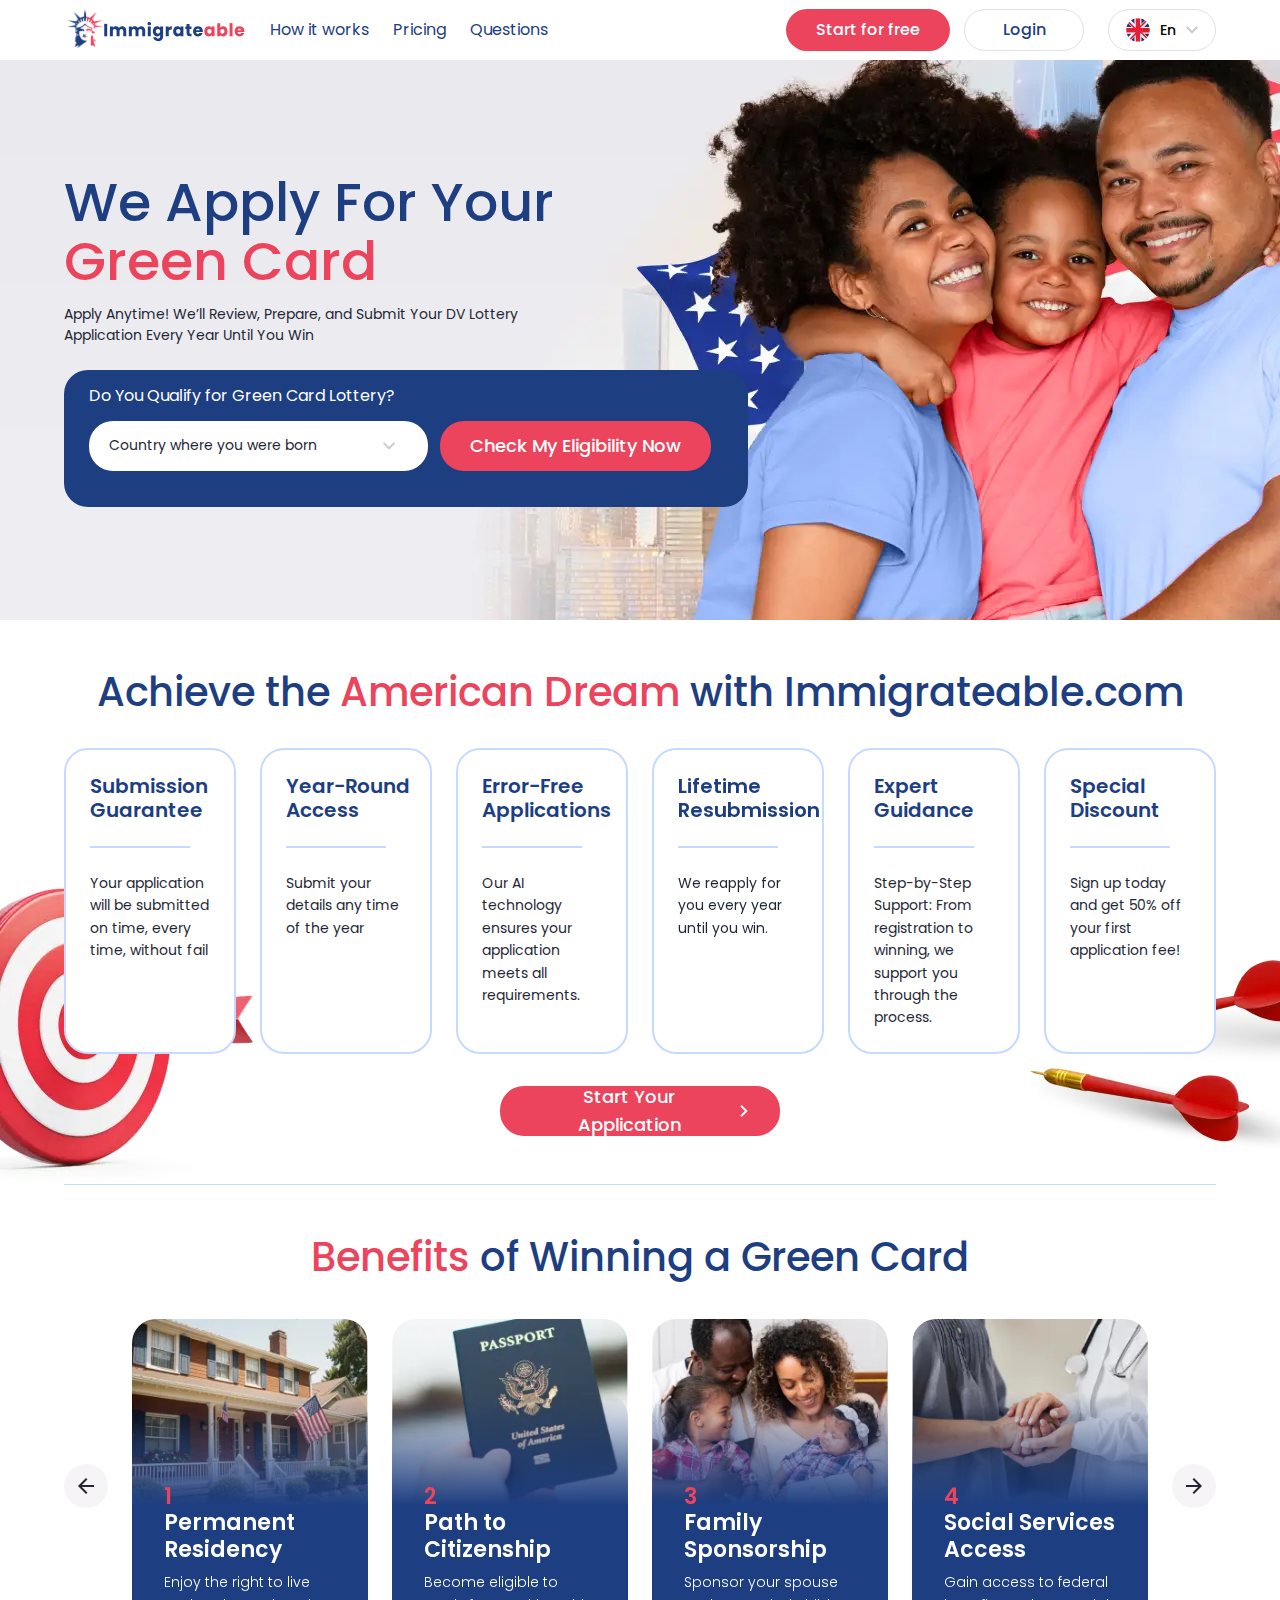
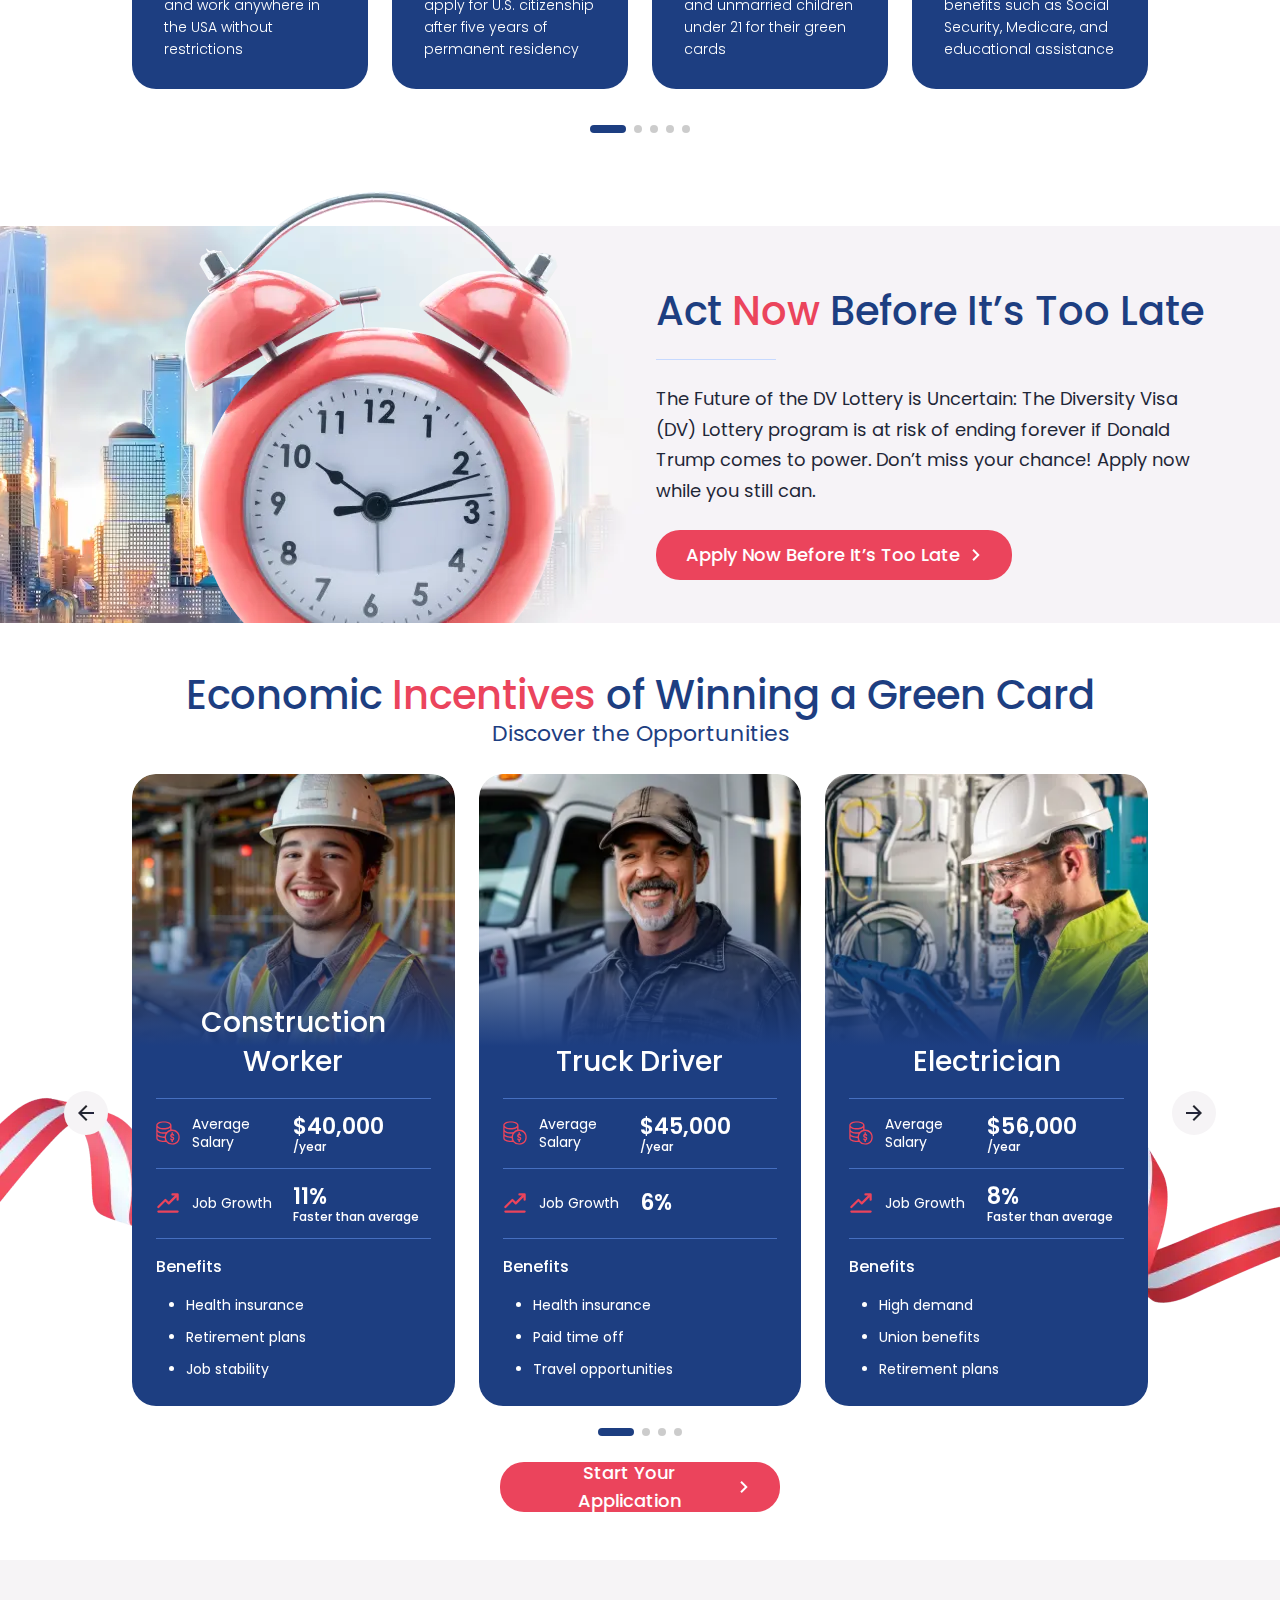
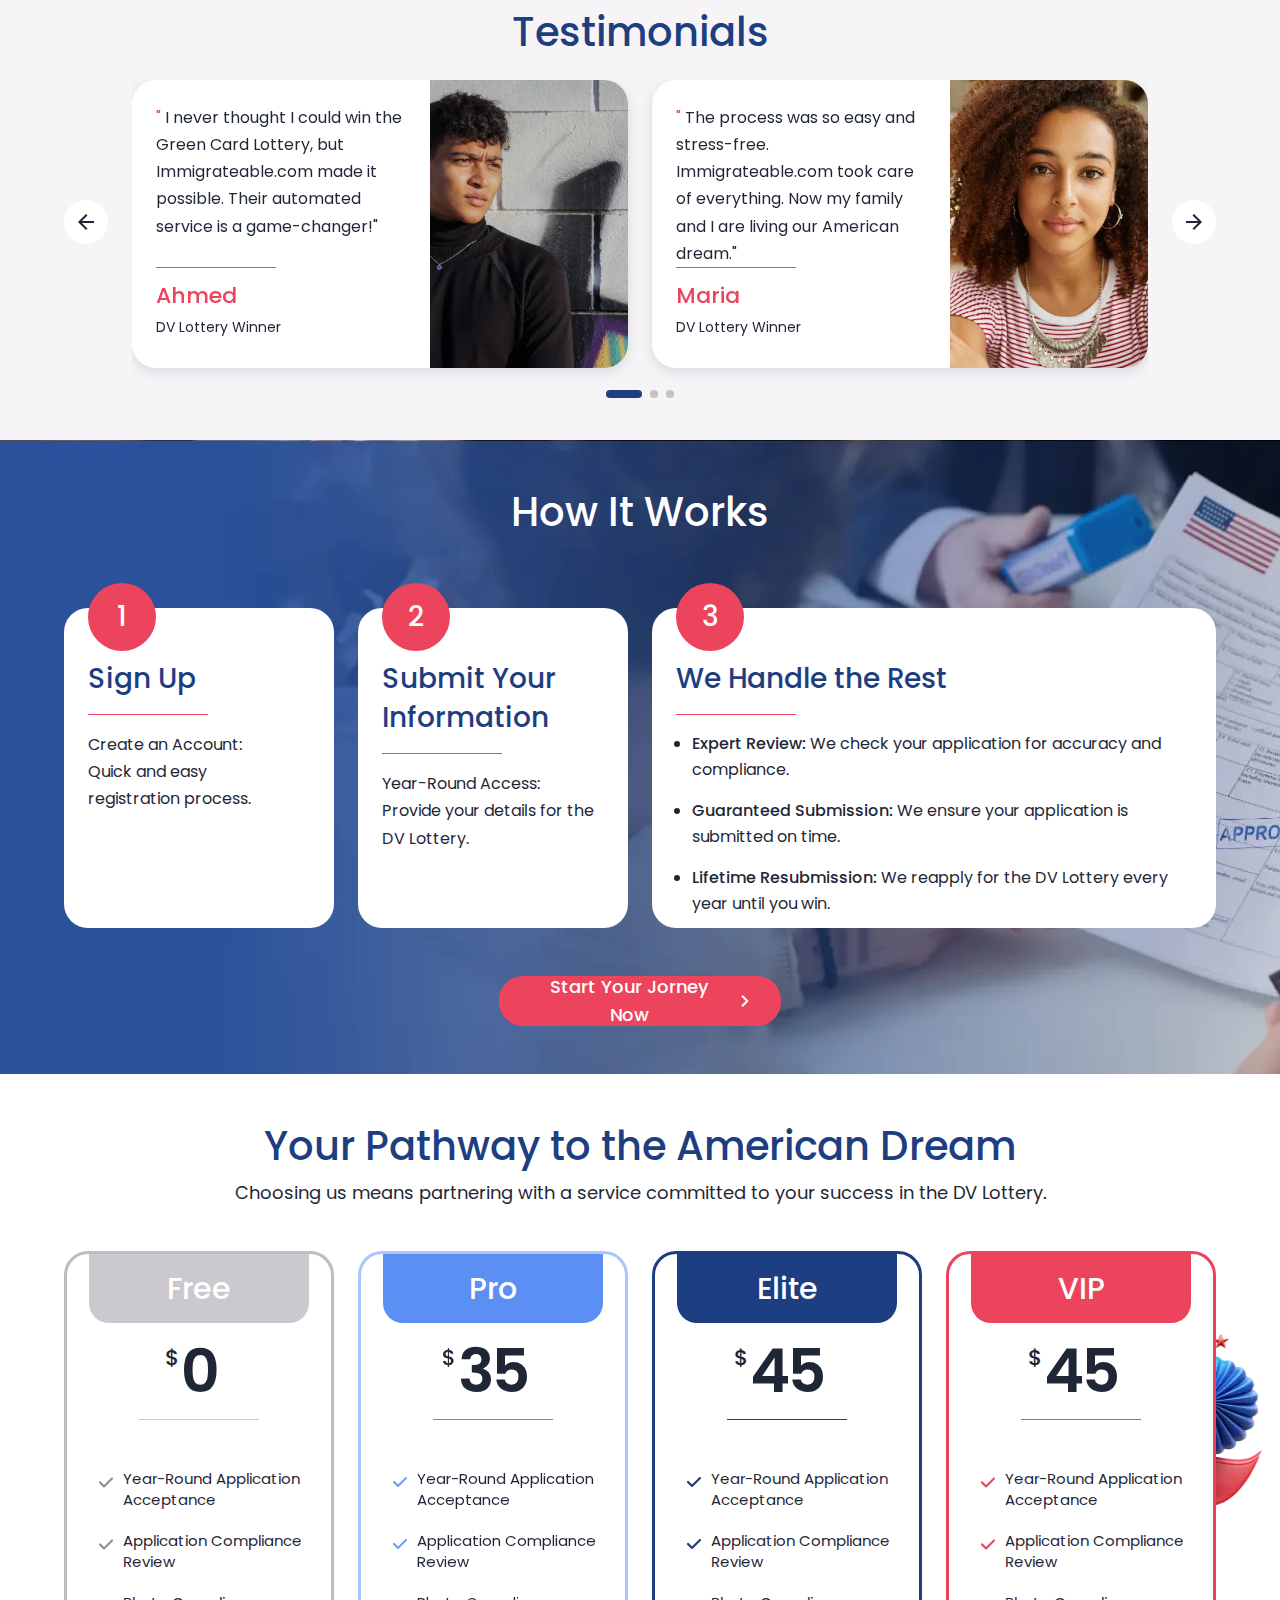
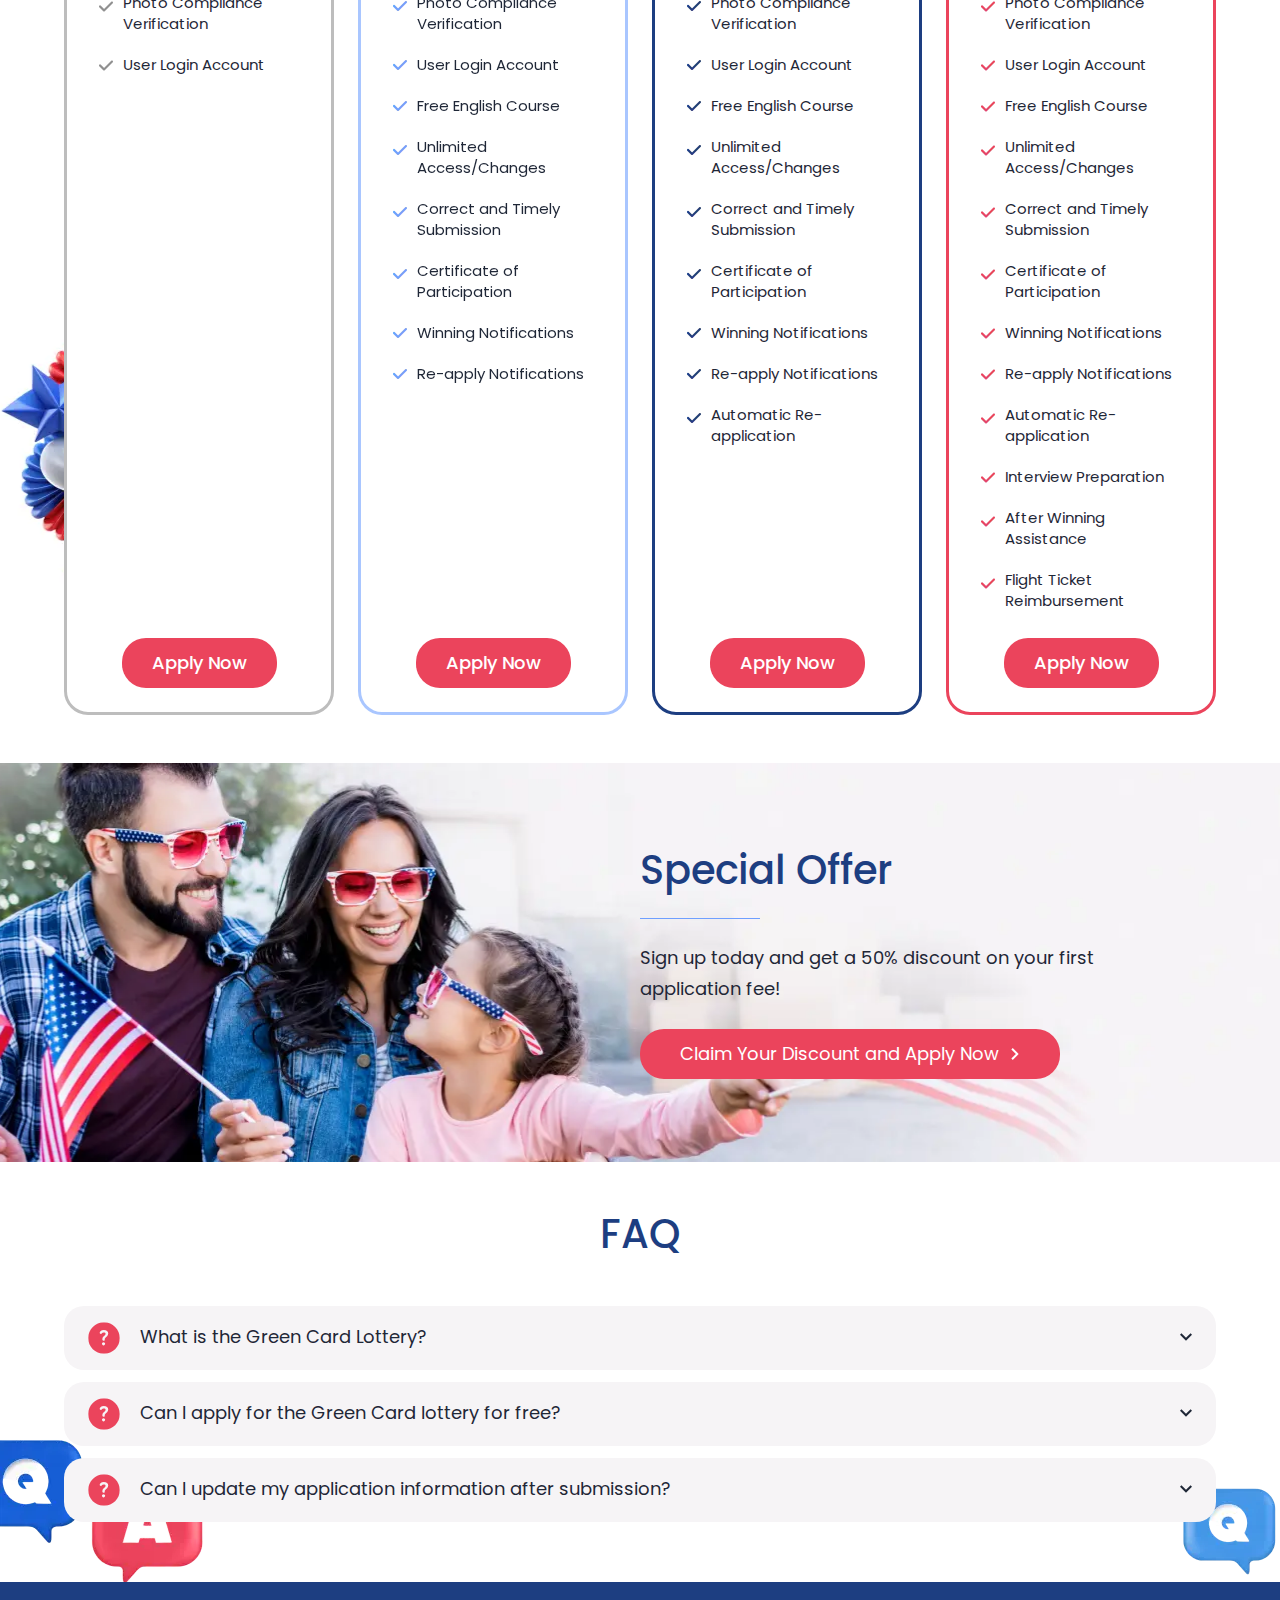
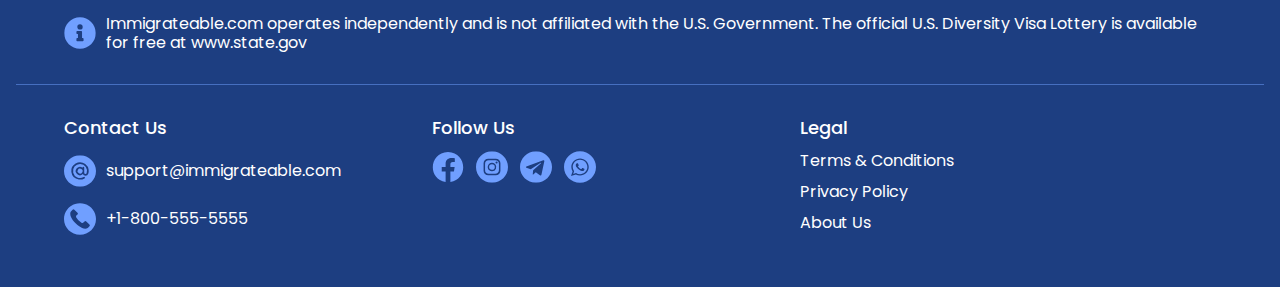
<file: index.html>
<!DOCTYPE html>
<html lang="en">
	<head>
	<meta charset="UTF-8">
	<meta name="viewport" content="width=device-width, initial-scale=1.0">
	<link rel="stylesheet" href="https://cdn.jsdelivr.net/npm/swiper@11/swiper-bundle.min.css?_v=20240827113216"/>
	<link rel="stylesheet" href="css/style.min.css?_v=20240827113216">
	<link rel="shortcut icon" href="img/favicon/favicon.ico" type="image/x-icon">
	<title>Immigrateable</title>
</head>
<body>
	<div class="wrapper">
		<header class="header">
	<div class="header__container _container">
		<div class="header__left">
			<div class="header__logo">
				<a href="index.html"><img src="img/logo.svg" alt="logo"></a>
			</div>
			<div class="header__menu menu">
				<div class="menu__icon">
					<a href="#">
						<img src="img/icons/icons.svg#menu" class="svg-menu-dims" alt="menu">
					</a>
				</div>
				<nav class="menu__body">
					<ul class="menu__list">
						<li class="menu__item">
							<a data-goto=".how" class="menu__item-link" href="index.html#how">How it works</a>
						</li>
						<li class="menu__item">
							<a data-goto=".pathway" class="menu__item-link" href="index.html#pathway">Pricing</a>
						</li>
						<li class="menu__item">
							<a data-goto=".questions" class="menu__item-link" href="index.html#questions">Questions</a>
						</li>
					</ul>
				</nav>
			</div>
		</div>
		<div class="header__right">
			<div class="header__buttons buttons">
				<div class="buttons__program">
					<div class="buttons__start">
						<a href="#" class="buttons__start-link" id="buttons__start">
							<span>Start for free</span>
						</a>
					</div>
					<div class="buttons__login">
						<a href="#" class="buttons__login-link" id="buttons__login">Login</a>
					</div>
				</div>
				<div class="buttons__lang">
					<button type="button" class="buttons__lang-main">
						<img src="img/icons/icons.svg#Language_EN" class="svg-Language_EN-dims buttons__lang-item"
							alt="Language_EN">
						<span>En</span>
						<img src="img/icons/icons.svg#arrow_down" class="svg-arrow_down-dims" alt="arrow_down">
					</button>
					<ul class="buttons__langs">
						<li>
							<a href="#" class="buttons__langs-link" id="lang_es">
								<img src="img/icons/icons.svg#Language_EN" class="svg-Language_EN-dims buttons__lang-item"
									alt="Language_EN">
								<span>En</span>
							</a>
						</li>
						<li>
							<a href="#" class="buttons__langs-link" id="lang_en">
								<img src="img/icons/icons.svg#Language_ES" class="svg-Language_ES-dims buttons__lang-item"
									alt="Language_ES">
								<span>Es</span>
							</a>
						</li>
						<li>
							<a href="#" class="buttons__langs-link" id="lang_pt">
								<img src="img/icons/icons.svg#Language_PG" class="svg-Language_PG-dims buttons__lang-item"
									alt="Language_PG">
								<span>Pt</span>
							</a>
						</li>
					</ul>
				</div>
			</div>
		</div>
		<div class="bg_mob"></div>
	</div>
</header>
		<main>
			<section class="main">
	<div class="main__wrapper _maxContainer">
		<div class="main__container _container">
			<div class="main__header">
				<h1 class="main__header-title">
					We Apply For Your 
					<br>
					<span class="_text-red">Green Card</span>
				</h1>
				<p class="main__header-subtitle">
					Apply Anytime! We’ll Review, Prepare, and Submit 
					Your DV Lottery Application Every Year Until You Win
				</p>
			</div>
			<div id="poll-one" class="main__poll poll poll-one">
				<div class="poll__header">
					<p>Do You Qualify for Green Card Lottery?</p>
				</div>
				<div class="poll__body">
					<div class="poll__body-choise poll__choise">
						<input class="poll__choise-question" placeholder="Country where you were born">
						</input>
						<ul class="poll__choise-list">
							<li class="poll__choise-item">Afganistan</li>
							<li class="poll__choise-item">Albania</li>
							<li class="poll__choise-item">Algeria</li>
							<li class="poll__choise-item">Andorra</li>
							<li class="poll__choise-item">Angola</li>
							<li class="poll__choise-item">Antigua and Barbuda</li>
							<li class="poll__choise-item">Argentina</li>
							<li class="poll__choise-item">Armenia</li>
						</ul>
					</div>
					<div class="poll__body-check"> 
						<button type="submit" class="poll__body-submit">Check My Eligibility Now</button>
					</div>
				</div>
			</div>
			<div id="poll-two" class="main__poll poll poll-two">
				<div class="poll__header">
					<p>Do You Qualify for Green Card Lottery?</p>
				</div>
				<div class="poll__body">
					<div class="poll__body-choise poll__choise">
						<input class="poll__choise-question poll-two-question" placeholder="Yes">
						</input>
					</div>
					<div class="poll__body-check"> 
						<button type="submit" class="poll__body-submit poll-two-submit">Next Question</button>
					</div>
				</div>
			</div>
			<div id="start" class="main__start">
				<div class="main__start-left">
					<div class="main__start-img">
						<img src="img/icons/icons.svg#congr" class="svg-congr-dims" alt="congr">
					</div>
					<div class="main__start-info">
						<div class="main__start-title">
							<h4>Congratulations!</h4>
						</div>
						<div class="start__start-text">
							<p>You fulfill the requirements to join the Green Card Lottery!</p>
						</div>
					</div>
				</div>
				<div class="main__start-right">
					<button class="main__start-button">Get Started</button>
				</div>
			</div>
			<div id="unfort" class="main__unfort">
				<div class="main__unfort-left">
					<div class="main__unfort-img">
						<img src="img/icons/icons.svg#Vector" class="svg-Vector-dims" alt="sad-smile">
					</div>
					<div class="main__unfort-info">
						<div class="main__unfort-title">
							<h4>Unfortunately,</h4>
						</div>
						<div class="start__unfort-text">
							<p>you are not eligible for the Green Card Lottery</p>
						</div>
					</div>
				</div>
				<div class="main__unfort-right">
					<button class="main__unfort-button">Contact Us for More Info</button>
				</div>
			</div>

		</div>
	</div>
</section>
			<section class="achive">
	<div class="achive__wrapper _maxContainer">
		<div class="achive__container _container">
			<div class="achive__header">
				<h2 class="achive__header-title _title">
					Achieve the
					<span class="_text-red">American Dream </span>
					with
					<a href="https://immigrateable.com/" target="_blank">Immigrateable.com</a>
				</h2>
			</div>
			<div class="achive__slider swiper">
				<div class="swiper-wrapper achive__slider-wrapper">
					<div class="swiper-slide achive__slider-slide achive__slider-one">
						<div class="achive__slider-name">
							<h3 class="achive__slider-title">Submission Guarantee</h3>
						</div>
						<div class="achive__slider-line"></div>
						<div class="achive__slider-text">
							Your application will be submitted on time, every time, without fail
						</div>
					</div>
					<div class="swiper-slide achive__slider-slide achive__slider-two">
						<div class="achive__slider-name">
							<h3 class="achive__slider-title">Year-Round Access</h3>
						</div>
						<div class="achive__slider-line"></div>
						<div class="achive__slider-text">
							Submit your details any time of the year
						</div>
					</div>
					<div class="swiper-slide achive__slider-slide achive__slider-three">
						<div class="achive__slider-name">
							<h3 class="achive__slider-title">Error-Free Applications</h3>
						</div>
						<div class="achive__slider-line"></div>
						<div class="achive__slider-text">
							Our AI technology ensures your application meets all requirements.
						</div>
					</div>
					<div class="swiper-slide achive__slider-slide achive__slider-four">
						<div class="achive__slider-name">
							<h3 class="achive__slider-title">Lifetime Resubmission</h3>
						</div>
						<div class="achive__slider-line"></div>
						<div class="achive__slider-text">
							We reapply for you every year until you win.
						</div>
					</div>
					<div class="swiper-slide achive__slider-slide achive__slider-five">
						<div class="achive__slider-name">
							<h3 class="achive__slider-title">Expert Guidance</h3>
						</div>
						<div class="achive__slider-line"></div>
						<div class="achive__slider-text">
							Step-by-Step Support: From registration to winning, we support you through the process.
						</div>
					</div>
					<div class="swiper-slide achive__slider-slide achive__slider-six">
						<div class="achive__slider-name">
							<h3 class="achive__slider-title">Special Discount</h3>
						</div>
						<div class="achive__slider-line"></div>
						<div class="achive__slider-text">
							Sign up today and get 50% off your first application fee!
						</div>
					</div>
				</div>
				<div class="swiper-pagination"></div>
			</div>
			<div class="achive__bottom">
				<button class="achive__button">
					<span>Start Your Application</span>
					<img src="img/icons/icons.svg#arrow_right_white" class="svg-arrow_right_white-dims"
						alt="arrow_right_white">
				</button>
			</div>
		</div>
	</div>
</section>
			<section class="benefits">
	<div class="benefits__container _container">
		<div class="benefits__header">
			<h2 class="benefits__header-title _title">
				<span class="_text-red">Benefits </span>
				of Winning a Green Card
			</h2>
		</div>
		<div class="benefits__slider swiper">
			<div class="benefits__slider-wrapper swiper-wrapper">
				<div class="benefits__slider-slide benefits__slider-one swiper-slide ">
					<span class="_text-red">1</span>
					<h3>Permanent Residency</h3>
					<p>Enjoy the right to live and 
						work anywhere in the USA without restrictions
					</p>
				</div>
				<div class="benefits__slider-slide benefits__slider-two swiper-slide">
					<span class="_text-red">2</span>
					<h3>Path to Citizenship</h3>
					<p>Become eligible to apply for 
						U.S. citizenship after five years of permanent residency
					</p>
				</div>
				<div class="benefits__slider-slide benefits__slider-three swiper-slide">
					<span class="_text-red">3</span>
					<h3>Family Sponsorship</h3>
					<p>Sponsor your spouse and 
						unmarried children under 21 for their green cards
					</p>
				</div>
				<div class="benefits__slider-slide benefits__slider-four swiper-slide">
					<span class="_text-red">4</span>
					<h3>Social Services Access</h3>
					<p>Gain access to federal benefits such as Social Security, 
						Medicare, and educational assistance
					</p>
				</div>
				<div class="benefits__slider-slide benefits__slider-five swiper-slide">
					<span class="_text-red">5</span>
					<h3>Employment Opportunities</h3>
					<p>Open doors to various job opportunities and 
						higher earning potential across various industries
					</p>
				</div>
			</div>
			<div class="benefits__slider-pag swiper-pagination"></div>
		</div>
		<div class="benefits__slider-next _arrow-box _arrow-right">
			<picture><source srcset="img/arrow_right.webp" type="image/webp"><img src="img/arrow_right.png" alt="arrow_right"></picture>
		</div>
		<div class="benefits__slider-prev _arrow-box _arrow-left">
			<picture><source srcset="img/arrow_left.webp" type="image/webp"><img src="img/arrow_left.png" alt="arrow_right"></picture>
		</div>
	</div>
</section>
			<div class="act">
	<div class="act__wrapper bigContainer">
		<div class="act__container _container">
			<div class="act__info">
				<h2 class="act__info-title _title">Act 
					<span class="_text-red">Now </span>
					Before It’s Too Late
				</h2>
				<div class="act__info-line"></div>
				<div class="act__info-text">
					<p>The Future of the DV Lottery is Uncertain:
						The Diversity Visa (DV) Lottery program is at risk of ending 
						forever if Donald Trump comes to power. 
						Don’t miss your chance!  Apply now while you still can.
					</p>
				</div>
				<div class="act__info-bottom">
					<button type="button" class="act__info-button">					
						<span>Apply Now Before It’s Too Late</span>
						<img src="img/icons/icons.svg#arrow_right_white" class="svg-arrow_right_white-dims"
							alt="arrow_right_white">
					</button>	
				</div>		
			</div>
			<div class="act__picture">
				<picture><source srcset="img/img_watch.webp" type="image/webp"><img src="img/img_watch.png" alt="clock" class="act__picture-clock"></picture>
			</div>
		</div>
	</div>
</div>
			<section class="incentives">
	<div class="incentives__wrapper _maxContainer">
		<div class="incentives__container _container">
			<div class="incentives__header">
				<div class="incentives__header-title">
					<h2 class="_title">
						Economic
						<span class="_text-red">Incentives </span>
						of Winning a Green Card
					</h2>
				</div>
				<div class="incentives__header-subtitle">
					<p>Discover the Opportunities</p>
				</div>
			</div>
			<div class="incentives__body">
				<div class="incentives__slider swiper">
					<div class="incentives__slider-wrapper swiper-wrapper">
						<div class="incentives__slider-slide incentives__slide-one incentives__slide swiper-slide ">
							<div class="incentives__slide-header">
								<h3 class="incentives__slide-title">Construction Worker</h3>								
							</div>
							<div class="incentives__slide-body">
								<div class="incentives__slide-box">
									<div class="incentives__slide-left">
										<img src="img/icons/icons.svg#Money" class="svg-Money-dims incentives__slide-img" alt="Money">
										<p class="incentives__slide-category">
											Average
											<br>
											Salary
										</p>
									</div>
									<div class="incentives__slide-right">
										<span class="incentives__slide-numbers">$40,000</span>
										<p class="incentives__slide-descr">/year</p>
									</div>
								</div>		
								<div class="incentives__slide-box">
									<div class="incentives__slide-left">
										<img src="img/icons/icons.svg#Growth" class="svg-Growth-dims incentives__slide-img" alt="Growth">
										<p class="incentives__slide-category">Job Growth</p>
									</div>
									<div class="incentives__slide-right">
										<span class="incentives__slide-numbers">11%</span>
										<p class="incentives__slide-descr">Faster than average</p>
									</div>
								</div>									
							</div>
							<div class="incentives__slide-bottom">
								<h6>Benefits</h6>
								<ul class="incentives__slide-list">
									<li>Health insurance</li>
									<li>Retirement plans</li>
									<li>Job stability</li>
								</ul>
							</div>
						</div>
						<div class="incentives__slider-slide incentives__slide-two incentives__slide swiper-slide ">
							<div class="incentives__slide-header">
								<h3 class="incentives__slide-title">Truck Driver</h3>								
							</div>
							<div class="incentives__slide-body">
								<div class="incentives__slide-box">
									<div class="incentives__slide-left">
										<img src="img/icons/icons.svg#Money" class="svg-Money-dims incentives__slide-img" alt="Money">
										<p class="incentives__slide-category">
											Average
											<br>
											Salary
										</p>
									</div>
									<div class="incentives__slide-right">
										<span class="incentives__slide-numbers">$45,000</span>
										<p class="incentives__slide-descr">/year
										</p>
									</div>
								</div>		
								<div class="incentives__slide-box">
									<div class="incentives__slide-left">
										<img src="img/icons/icons.svg#Growth" class="svg-Growth-dims incentives__slide-img" alt="Growth">
										<p class="incentives__slide-category">Job Growth</p>
									</div>
									<div class="incentives__slide-right">
										<span class="incentives__slide-numbers">6%</span>
									</div>
								</div>									
							</div>
							<div class="incentives__slide-bottom">
								<h6>Benefits</h6>
								<ul class="incentives__slide-list">
									<li>Health insurance</li>
									<li>Paid time off</li>
									<li>Travel opportunities</li>
								</ul>
							</div>
						</div>
						<div class="incentives__slider-slide incentives__slide-three incentives__slide swiper-slide ">
							<div class="incentives__slide-header">
								<h3 class="incentives__slide-title">Electrician</h3>								
							</div>
							<div class="incentives__slide-body">
								<div class="incentives__slide-box">
									<div class="incentives__slide-left">
										<img src="img/icons/icons.svg#Money" class="svg-Money-dims incentives__slide-img" alt="Money">
										<p class="incentives__slide-category">
											Average
											<br>
											Salary
										</p>
									</div>
									<div class="incentives__slide-right">
										<span class="incentives__slide-numbers">$56,000</span>
										<p class="incentives__slide-descr">/year
										</p>
									</div>
								</div>		
								<div class="incentives__slide-box">
									<div class="incentives__slide-left">
										<img src="img/icons/icons.svg#Growth" class="svg-Growth-dims incentives__slide-img" alt="Growth">
										<p class="incentives__slide-category">Job Growth</p>
									</div>
									<div class="incentives__slide-right">
										<span class="incentives__slide-numbers">8%</span>
										<p class="incentives__slide-descr">Faster than average</p>
									</div>
								</div>									
							</div>
							<div class="incentives__slide-bottom">
								<h6>Benefits</h6>
								<ul class="incentives__slide-list">
									<li>High demand</li>
									<li>Union benefits</li>
									<li>Retirement plans</li>
								</ul>
							</div>
						</div>
						<div class="incentives__slider-slide incentives__slide-four incentives__slide swiper-slide ">
							<div class="incentives__slide-header">
								<h3 class="incentives__slide-title">Welder</h3>								
							</div>
							<div class="incentives__slide-body">
								<div class="incentives__slide-box">
									<div class="incentives__slide-left">
										<img src="img/icons/icons.svg#Money" class="svg-Money-dims incentives__slide-img" alt="Money">
										<p class="incentives__slide-category">
											Average
											<br>
											Salary
										</p>
									</div>
									<div class="incentives__slide-right">
										<span class="incentives__slide-numbers">$44,000</span>
										<p class="incentives__slide-descr">/year
										</p>
									</div>
								</div>		
								<div class="incentives__slide-box">
									<div class="incentives__slide-left">
										<img src="img/icons/icons.svg#Growth" class="svg-Growth-dims incentives__slide-img" alt="Growth">
										<p class="incentives__slide-category">Job Growth</p>
									</div>
									<div class="incentives__slide-right">
										<span class="incentives__slide-numbers">3%</span>
									</div>
								</div>									
							</div>
							<div class="incentives__slide-bottom">
								<h6>Benefits</h6>
								<ul class="incentives__slide-list">
									<li>Job security</li>
									<li>Healthcare benefits</li>
									<li>Opportunities for overtime</li>
								</ul>
							</div>
						</div>
					</div>
					<div class="incentives__slider-pag swiper-pagination"></div>
				</div>
				<div class="incentives__slider-next _arrow-box _arrow-right">
					<picture><source srcset="img/arrow_right.webp" type="image/webp"><img src="img/arrow_right.png" alt="arrow_right"></picture>
				</div>
				<div class="incentives__slider-prev _arrow-box _arrow-left">
					<picture><source srcset="img/arrow_left.webp" type="image/webp"><img src="img/arrow_left.png" alt="arrow_right"></picture>
				</div>
			</div>
			<div class="incentives__bottom">
				<button class="incentives__button">
					<span>Start Your Application</span>
					<img src="img/icons/icons.svg#arrow_right_white" class="svg-arrow_right_white-dims"
						alt="arrow_right_white">
				</button>
			</div>
		</div>			
		<div class="incentives__bgimg-left">
				<picture><source srcset="img/inc_left.webp" type="image/webp"><img src="img/inc_left.png" alt="inc_left"></picture>
		</div>
		<div class="incentives__bgimg-right">
			<picture><source srcset="img/inc_right.webp" type="image/webp"><img src="img/inc_right.png" alt="inc_right"></picture>
		</div>
	</div>
</section>
			<section class="testimonials _maxContainer">
	<div class="testimonials__container _container">
		<div class="testimonials__header">
			<div class="testimonials__header-title">
				<h2 class="_title">Testimonials</h2>
			</div>
		</div>
		<div class="testimonials__body">
			<div class="testimonials__slider swiper">
				<div class="testimonials__slider-wrapper swiper-wrapper">
					<div class="testimonials__slider-slide testimonials__slide swiper-slide">
						<div class="testimonials__left">
							<div class="testimonials__left-text">
								<p class="testimonials__left-quote">
									<span class="_text-red">"</span>
									I never thought I could win the Green Card Lottery, 
									but Immigrateable.com made it possible. 
									Their automated service is a game-changer!"
								</p>
							</div>
							<div class="testimonials__left-author">
								<div class="testimonials__left-line"></div>
								<div class="testimonials__left-name">
									<span class="_text-red">Ahmed</span>
									<p>DV Lottery Winner</p>
								</div>
							</div>
						</div>
						<div class="testimonials__right testimonials__right-one"></div>
					</div>
					<div class="testimonials__slider-slide testimonials__slide swiper-slide ">
						<div class="testimonials__left">
							<div class="testimonials__left-text">
								<p class="testimonials__left-quote">
									<span class="_text-red">"</span>
									The process was so easy and stress-free. 
									Immigrateable.com took care of everything. 
									Now my family and I are living our American dream."
								</p>
							</div>
							<div class="testimonials__left-author">
								<div class="testimonials__left-line"></div>
								<div class="testimonials__left-name">
									<span class="_text-red">Maria</span>
									<p>DV Lottery Winner</p>
								</div>
							</div>
						</div>
						<div class="testimonials__right testimonials__right-two"></div>
					</div>
					<div class="testimonials__slider-slide testimonials__slide swiper-slide ">
						<div class="testimonials__left">
							<div class="testimonials__left-text">
								<p class="testimonials__left-quote">
									<span class="_text-red">"</span>
									Immigrateable.com was the best decision I made. 
									Their technology caught errors I missed. 
									Now, I'm working in California and building a better future for my family." 
								</p>
							</div>
							<div class="testimonials__left-author">
								<div class="testimonials__left-line"></div>
								<div class="testimonials__left-name">
									<span class="_text-red">Grace</span>
									<p>DV Lottery Winner</p>
								</div>
							</div>

						</div>
						<div class="testimonials__right testimonials__right-three"></div>
					</div>
				</div>
				<div class="testimonials__slider-pag swiper-pagination"></div>
			</div>
			<div class="testimonials__slider-next _arrow-box _arrow-right">
				<picture><source srcset="img/arrow_right.webp" type="image/webp"><img src="img/arrow_right.png" alt="arrow_right"></picture>
			</div>
			<div class="testimonials__slider-prev _arrow-box _arrow-left">
				<picture><source srcset="img/arrow_left.webp" type="image/webp"><img src="img/arrow_left.png" alt="arrow_right"></picture>
			</div>
		</div>
	</div>
</section>
			<section class="how" id="how">
	<div class="how__wrapper _maxContainer">
		<div class="how__container _container">
			<div class="how__header">
					<h2 class="how__title _title">How It Works</h2>
			</div>
			<div class="how__body">
				<div class="how__card how__card-one">
					<div class="how__card-numb">
						<span>1</span>
					</div>
					<div class="how__card-title">
						<h3>Sign Up</h3>
					</div>
					<div class="how__card-line"></div>
					<div class="how__card-text">
						Create an Account:
						<br>
						Quick and easy registration process.</div>
				</div>
				<div class="how__card how__card-two">
					<div class="how__card-numb">
						<span>2</span>
					</div>
					<div class="how__card-title">
						<h3>
							Submit Your 
							<br>
							Information
						</h3>
					</div>
					<div class="how__card-line"></div>
					<div class="how__card-text">
						Year-Round Access: 
						<br>
						Provide your details for the DV Lottery.</div>
				</div>
				<div class="how__card how__card-three">
					<div class="how__card-numb">
						<span>3</span>
					</div>
					<div class="how__card-title">
						<h3>We Handle the Rest</h3>
					</div>
					<div class="how__card-line"></div>
					<div class="how__card-text">
						<ul class="how__card-list">
							<li> Expert Review:
								<span class="_not-bold">
									We check your application for accuracy and compliance.
								</span>
							</li>
							<li>Guaranteed Submission:
								<span class="_not-bold">
									We ensure your application is submitted on time.
								</span>
							</li>
							<li>Lifetime Resubmission:
								<span class="_not-bold">
									We reapply for the DV Lottery every year until you win.
								</span>
							</li>
						</ul>
					</div>
				</div>
			</div>
			<div class="how__bottom">
				<button class="how__button">
					<span>Start Your Jorney Now</span>
					<img src="img/icons/icons.svg#arrow_right_white" class="svg-arrow_right_white-dims"
						alt="arrow_right_white">
				</button>
			</div>
		</div>
	</div>
</section>

			<section class="pathway" id="pathway">
	<div class="pathway__wrapper _maxContainer">
		<div class="pathway__container _container">
			<div class="pathway__header">
				<div class="pathway__header-title">
					<h2 class="_title">
						Your Pathway to the American Dream
					</h2>
				</div>
				<div class="pathway__header-subtitle">
					<p>
						Choosing us means partnering with a service
						committed to your success in the DV Lottery.
					</p>
				</div>
			</div>
			<div class="pathway__body">
				<div class="pathway__slider swiper">
					<div class="pathway__slider-wrapper swiper-wrapper">
						<div class="pathway__slider-slide pathway__slide pathway__slide-free swiper-slide">
							<div class="pathway__slide-header _gray">
								<h3 class="pathway__slide-title">Free</h3>
							</div>
							<div class="pathway__slide-body">
								<div class="pathway__slide-price">
									<span>0</span>
								</div>
								<div class="pathway__slide-line _gray"></div>
								<ul class="pathway__slide-list pathway__list pathway__list-gray">
									<li>Year-Round Application Acceptance</li>
									<li>Application Compliance Review</li>
									<li>Photo Compliance Verification</li>
									<li>User Login Account</li>
								</ul>
							</div>
							<div class="pathway__slide-bottom">
								<button class="pathway__slide-button">Apply Now</button>
							</div>
						</div>
						<div class="pathway__slider-slide pathway__slide pathway__slide-pro swiper-slide">
							<div class="pathway__slide-header _blue">
								<h3 class="pathway__slide-title">Pro</h3>
							</div>
							<div class="pathway__slide-body">
								<div class="pathway__slide-price">
									<span>35</span>
								</div>
								<div class="pathway__slide-line _blue"></div>
								<div class="pathway__slide-list pathway__list pathway__list-blue">
									<ul class="pathway__slide-list1">
										<li>Year-Round Application Acceptance</li>
										<li>Application Compliance Review</li>
										<li>Photo Compliance Verification</li>
										<li>User Login Account</li>
										<li>Free English Course</li>
									</ul>
									<div class="pathway__slide-list2">
										<li>Unlimited Access/Changes</li>
										<li>Correct and Timely Submission</li>
										<li>Certificate of Participation</li>
										<li>Winning Notifications</li>
										<li>Re-apply Notifications</li>
									</div>
								</div>
								<div class="pathway__slide-more">
									<button class="pathway__slide-link">Show More</button>
								</div>
							</div>
							<div class="pathway__slide-bottom">
								<button class="pathway__slide-button">Apply Now</button>
							</div>
						</div>
						<div class="pathway__slider-slide pathway__slide pathway__slide-elite swiper-slide">
							<div class="pathway__slide-header _dark-blue">
								<h3 class="pathway__slide-title">Elite</h3>
							</div>
							<div class="pathway__slide-body">
								<div class="pathway__slide-price">
									<span>45</span>
								</div>
								<div class="pathway__slide-line _dark-blue"></div>
								<div class="pathway__slide-list pathway__list pathway__list-darkblue">
									<ul class="pathway__slide-list1">
										<li>Year-Round Application Acceptance</li>
										<li>Application Compliance Review</li>
										<li>Photo Compliance Verification</li>
										<li>User Login Account</li>
										<li>Free English Course</li>
									</ul>
									<div class="pathway__slide-list2">
										<li>Unlimited Access/Changes</li>
										<li>Correct and Timely Submission</li>
										<li>Certificate of Participation</li>
										<li>Winning Notifications</li>
										<li>Re-apply Notifications</li>
										<li>Automatic Re-application</li>
									</div>
								</div>
								<div class="pathway__slide-more">
									<button class="pathway__slide-link">Show More</button>
								</div>
							</div>
							<div class="pathway__slide-bottom">
								<button class="pathway__slide-button">Apply Now</button>
							</div>
						</div>
						<div class="pathway__slider-slide pathway__slide pathway__slide-vip swiper-slide">
							<div class="pathway__slide-header _red">
								<h3 class="pathway__slide-title">VIP</h3>
							</div>
							<div class="pathway__slide-body">
								<div class="pathway__slide-price">
									<span>45</span>
								</div>
								<div class="pathway__slide-line _red"></div>
								<div class="pathway__slide-list pathway__list pathway__list-red">
									<ul class="pathway__slide-list1">
										<li>Year-Round Application Acceptance</li>
										<li>Application Compliance Review</li>
										<li>Photo Compliance Verification</li>
										<li>User Login Account</li>
										<li>Free English Course</li>
									</ul>
									<div class="pathway__slide-list2">
										<li>Unlimited Access/Changes</li>
										<li>Correct and Timely Submission</li>
										<li>Certificate of Participation</li>
										<li>Winning Notifications</li>
										<li>Re-apply Notifications</li>
										<li>Automatic Re-application</li>
										<li>Interview Preparation</li>
										<li>After Winning Assistance</li>
										<li>Flight Ticket Reimbursement</li>
									</div>
								</div>
								<div class="pathway__slide-more">
									<button class="pathway__slide-link">Show More</button>
								</div>
							</div>
							<div class="pathway__slide-bottom">
								<button class="pathway__slide-button">Apply Now</button>
							</div>
						</div>
					</div>
					<div class="pathway__slider-pag swiper-pagination"></div>
				</div>
			</div>
		</div>
	</div>
</section>
			<section class="offer">
	<div class="offer__wrapper _maxContainer">
		<div class="offer__container _container">
			<div class="offer__left"></div>
			<div class="offer__right">
				<div class="offer__header">
					<div class="offer__header-title">
						<h2 class="_title">Special Offer</h2>
					</div>
				</div>
				<div class="offer__body">
					<div class="offer__body-line"></div>
					<p class="offer__body-text">
						Sign up today and get a 50% discount on your first application fee!
					</p>
				</div>
				<div class="offer__bottom">
					<button class="offer__button">
						<span>Claim Your Discount and Apply Now</span>
						<img src="img/icons/icons.svg#arrow_right_white" class="svg-arrow_right_white-dims"
							alt="arrow_right_white">
					</button>
				</div>
			</div>
		</div>
	</div>
</section>
			<section class="questions" id="questions">
	<div class="questions__wrapper _maxContainer">
		<div class="questions__container _container">
			<div class="questions__header">
				<div class="questions__header-title">
					<h2 class="_title">FAQ</h2>
				</div>
			</div>
			<div class="questions__body">
				<div class="questions__accordion">
					<div class="questions__accordion-item">
						<div class="questions__accordion-header">	
							<div class="questions__accordion-img">
								<img src="img/icons/icons.svg#question" alt="question">
							</div>
							<div class="questions__accordion-title">
								<h6>What is the Green Card Lottery?</h6>
							</div>
							<div class="questions__accordion-sign">
								<img src="img/icons/icons.svg#Path_down" class="svg-Path_down-dims" alt="Path_down">
							</div>
						</div>
						<div class="questions__accordion-body">
							<p>
								A Green Card, officially called a Permanent Resident Card, 
								lets you live and work permanently in the United States. Here’s what it means:
							</p>
							<ul class="questions__accordion-list">
								<li>Permanent Residency: You can live in the U.S. permanently.</li>
								<li>Work Authorization: You can work in the U.S. without needing a specific employer to sponsor you.</li>
								<li>Travel: You can travel in and out of the U.S., but long absences might affect your residency.</li>
								<li>Path to Citizenship: After having a Green Card for five years (or three years if married to a U.S. citizen), you can apply for U.S. citizenship.</li>
								<li>Rights and Responsibilities: You have many rights similar to U.S. citizens but can't vote in federal elections.</li>
							</ul>
							<p>
								You can get a Green Card through family, a job, refugee or asylum status, or the Diversity Visa Lottery.
							</p>
						</div>
					</div>
					<div class="questions__accordion-item">
						<div class="questions__accordion-header">	
							<div class="questions__accordion-img">
								<img src="img/icons/icons.svg#question" alt="question">
							</div>
							<div class="questions__accordion-title">
								<h6>Can I apply for the Green Card lottery for free?</h6>
							</div>
							<div class="questions__accordion-sign">
								<img src="img/icons/icons.svg#Path_down" class="svg-Path_down-dims" alt="Path_down">
							</div>
						</div>
						<div class="questions__accordion-body">
							<p>Yes, you can apply for the DV Lottery for free through the official U.S. Department of State website during the designated registration period each year. 
								The U.S. government does not charge any fees to enter the DV Lottery.</p>
						</div>
					</div>
					<div class="questions__accordion-item">
						<div class="questions__accordion-header">	
							<div class="questions__accordion-img">
								<img src="img/icons/icons.svg#question" alt="question">
							</div>
							<div class="questions__accordion-title">
								<h6>Can I update my application information after submission?</h6>
							</div>
							<div class="questions__accordion-sign">
								<img src="img/icons/icons.svg#Path_down" class="svg-Path_down-dims" alt="Path_down">
							</div>
						</div>
						<div class="questions__accordion-body">
							<p>Once your DV lottery application is submitted to the US government  program, it cannot be changed. However, you can update your application information in your Immigrateable.com account before the next submission period. 
								Updates will be reflected in your next DV Program application.</p>
						</div>
					</div>
				</div>
			</div>
		</div>
	</div>
</section>
			
		</main>
		<footer class="footer">
	<div class="footer__container _container">
		<div class="footer__top">
			<div class="footer__top-img">
				<img src="img/icons/icons.svg#info" class="svg-info-dims" alt="info">
			</div>
			<div class="footer__top-info">
				<p>Immigrateable.com operates independently and is not affiliated with the U.S.
					Government. The official U.S.
					Diversity Visa Lottery is available for free at www.state.gov</p>
			</div>
		</div>
		<div class="footer__bootom">
			<div class="footer__contacts">
				<h3>Contact Us</h3>
				<div class="footer__contacts-items">
					<div class="footer__contacts-img">
						<img src="img/icons/icons.svg#mail" class="svg-mail-dims" alt="mail">
					</div>
					<div class="footer__contacts-info">
						<a href="mailto:support@immigrateable.com">support@immigrateable.com</a>
					</div>
				</div>
				<div class="footer__contacts-items">
					<div class="footer__contacts-img">
						<img src="img/icons/icons.svg#tel" class="svg-tel-dims" alt="tel">
					</div>
					<div class="footer__contacts-info">
						<a href="tel:+18005555555">+1-800-555-5555</a>
					</div>
				</div>
			</div>
			<div class="footer__follow">
				<h3>Follow Us</h3>
				<ul class="footer__follow-socials socials">
					<li class="socials-item">
						<a class="socials__item-link" href="https://www.facebook.com/immigrateable" target="_blank">
							<img src="img/icons/icons.svg#facebook" class="svg-facebook-dims" alt="facebook">
						</a>
					</li>
					<li class="socials-item">
						<a class="socials__item-link" href="https://www.instagram.com/immigrateable/?hl=en" target="_blank">
							<img src="img/icons/icons.svg#instagram" class="svg-instagram-dims" alt="instagram">
						</a>
					</li>
					<li class="socials-item">
						<a href="https://t.me/immigrateable_admin" class="socials__item-link" target="_blank">
							<img src="img/icons/icons.svg#Telegram" class="svg-Telegram-dims" alt="Telegram">
						</a>
					</li>
					<li class="socials-item">
						<a href="https://chat.whatsapp.com/Cm0WIMyvOE1ElJR9RR6JJU" class="socials__item-link" target="_blank">
							<img src="img/icons/icons.svg#WhatsApp" class="svg-WhatsApp-dims" alt="WhatsApp">
						</a>
					</li>
				</ul>
			</div>
			<div class="footer__legal">
				<h3>Legal</h3>
				<ul class="footer__legal-items">
					<li class="footer__legal-item">
						<a href="terms.html" target="_blank">Terms & Conditions</a>
					</li>
					<li class="footer__legal-item">
						<a href="privacy.html" target="_blank">Privacy Policy</a>
					</li>
					<li class="footer__legal-item">
						<a href="about.html" target="_blank">About Us</a>
					</li>
				</ul>
			</div>
		</div>
	</div>
</footer>
	</div>
	<script src="https://cdn.jsdelivr.net/npm/swiper@11/swiper-bundle.min.js?_v=20240827113216"></script>
	<script src="js/app.min.js?_v=20240827113216"></script>
</body>
</html>
</file>
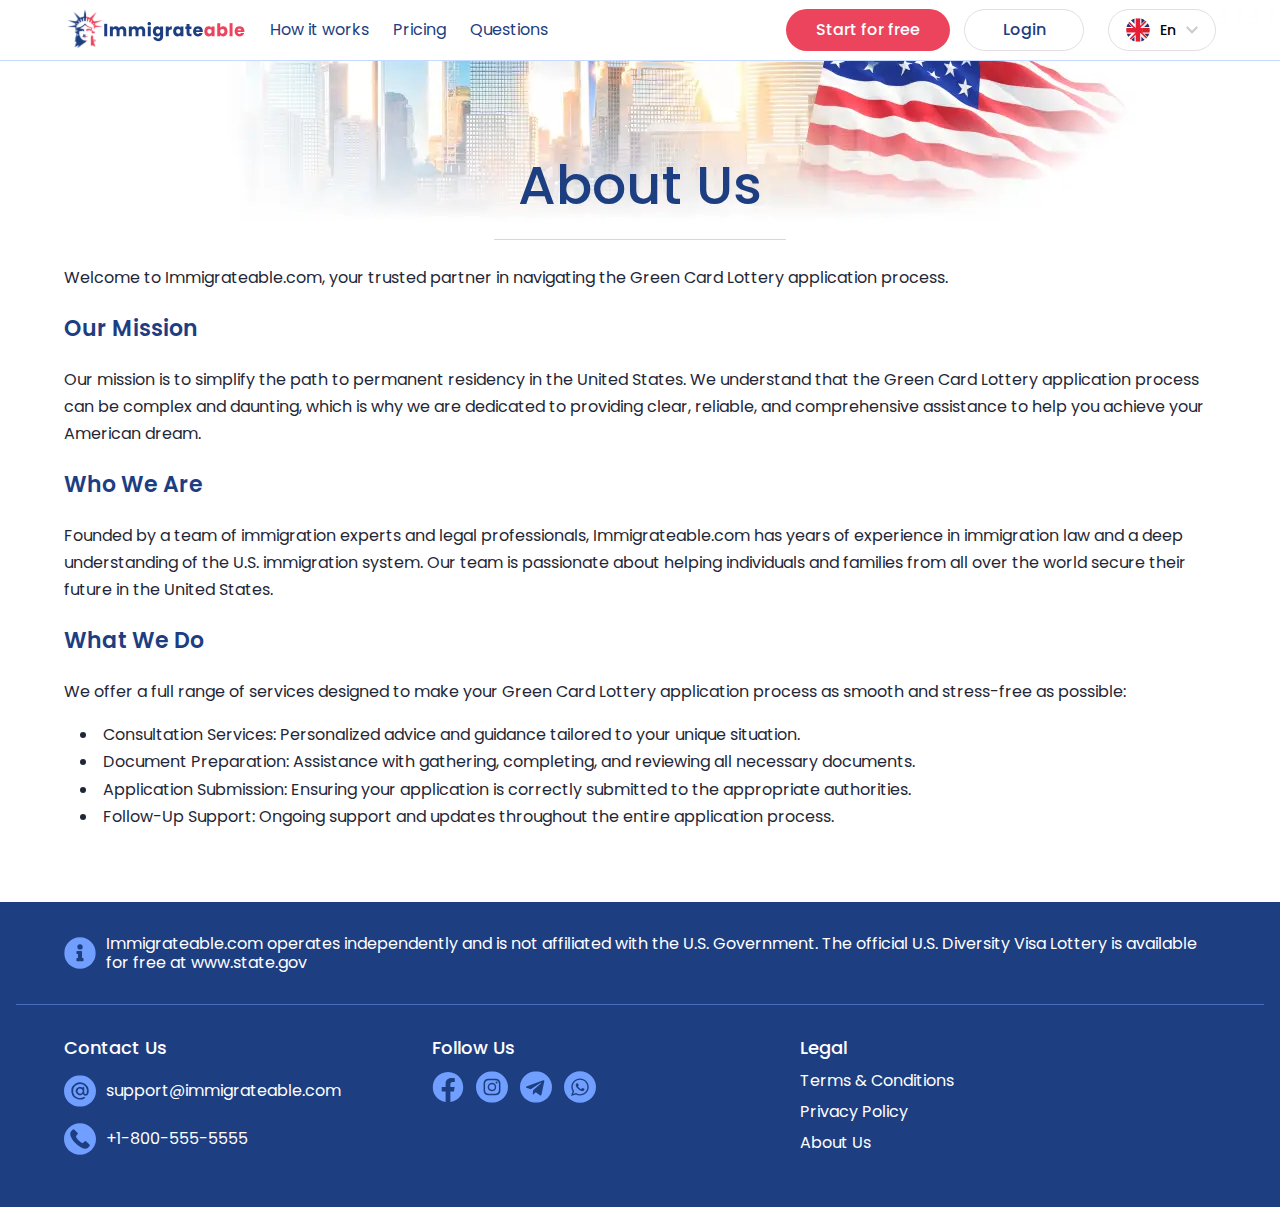
<file: about.html>
<!DOCTYPE html>
<html lang="en">
	<head>
	<meta charset="UTF-8">
	<meta name="viewport" content="width=device-width, initial-scale=1.0">
	<link rel="stylesheet" href="https://cdn.jsdelivr.net/npm/swiper@11/swiper-bundle.min.css?_v=20240827113216"/>
	<link rel="stylesheet" href="css/style.min.css?_v=20240827113216">
	<link rel="shortcut icon" href="img/favicon/favicon.ico" type="image/x-icon">
	<title>Immigrateable</title>
</head>
<body>
	<div class="wrapper">
		<header class="header">
	<div class="header__container _container">
		<div class="header__left">
			<div class="header__logo">
				<a href="index.html"><img src="img/logo.svg" alt="logo"></a>
			</div>
			<div class="header__menu menu">
				<div class="menu__icon">
					<a href="#">
						<img src="img/icons/icons.svg#menu" class="svg-menu-dims" alt="menu">
					</a>
				</div>
				<nav class="menu__body">
					<ul class="menu__list">
						<li class="menu__item">
							<a data-goto=".how" class="menu__item-link" href="index.html#how">How it works</a>
						</li>
						<li class="menu__item">
							<a data-goto=".pathway" class="menu__item-link" href="index.html#pathway">Pricing</a>
						</li>
						<li class="menu__item">
							<a data-goto=".questions" class="menu__item-link" href="index.html#questions">Questions</a>
						</li>
					</ul>
				</nav>
			</div>
		</div>
		<div class="header__right">
			<div class="header__buttons buttons">
				<div class="buttons__program">
					<div class="buttons__start">
						<a href="#" class="buttons__start-link" id="buttons__start">
							<span>Start for free</span>
						</a>
					</div>
					<div class="buttons__login">
						<a href="#" class="buttons__login-link" id="buttons__login">Login</a>
					</div>
				</div>
				<div class="buttons__lang">
					<button type="button" class="buttons__lang-main">
						<img src="img/icons/icons.svg#Language_EN" class="svg-Language_EN-dims buttons__lang-item"
							alt="Language_EN">
						<span>En</span>
						<img src="img/icons/icons.svg#arrow_down" class="svg-arrow_down-dims" alt="arrow_down">
					</button>
					<ul class="buttons__langs">
						<li>
							<a href="#" class="buttons__langs-link" id="lang_es">
								<img src="img/icons/icons.svg#Language_EN" class="svg-Language_EN-dims buttons__lang-item"
									alt="Language_EN">
								<span>En</span>
							</a>
						</li>
						<li>
							<a href="#" class="buttons__langs-link" id="lang_en">
								<img src="img/icons/icons.svg#Language_ES" class="svg-Language_ES-dims buttons__lang-item"
									alt="Language_ES">
								<span>Es</span>
							</a>
						</li>
						<li>
							<a href="#" class="buttons__langs-link" id="lang_pt">
								<img src="img/icons/icons.svg#Language_PG" class="svg-Language_PG-dims buttons__lang-item"
									alt="Language_PG">
								<span>Pt</span>
							</a>
						</li>
					</ul>
				</div>
			</div>
		</div>
		<div class="bg_mob"></div>
	</div>
</header>
		<main>
			<section class="about page">
				<div class="page__wrapper">
					<div class="page__line"></div>
					<div class="page__container _container">
						<div class="about__header page__header">
							<h1 class="about__title page__title">About Us</h1>
						</div>
						<div class="about__body page__body">
							<div class="about__intro page__intro">
								<p class="about__intro-text page__intro-text">
									Welcome to
									<a href="https://immigrateable.com/" target="_blank">Immigrateable.com</a>, your trusted partner
									in navigating the Green Card Lottery application process.
								</p>
							</div>
							<section class="about__section page__section">
								<h2 class="about__section-title page__section-title">Our Mission</h2>
								<p class="about__section-text page__section-text">
									Our mission is to simplify the path to permanent residency in the United States. 
									We understand that the Green Card Lottery application process can be complex and daunting, 
									which is why we are dedicated to providing clear, reliable, and 
									comprehensive assistance to help you achieve your American dream.
								</p>
							</section>
							<section class="about__section page__section">
								<h2 class="about__section-title page__section-title">Who We Are</h2>
								<p class="about__section-text page__section-text">
									Founded by a team of immigration experts and legal professionals,
									<a href="https://immigrateable.com/" target="_blank">Immigrateable.com</a>
									has years of experience in immigration law and a deep understanding of the U.S.
									immigration system. Our team is passionate about helping individuals and
									families from all over the world secure their future in the United States.
								</p>
							</section>
							<section class="about__section page__section">
								<h2 class="about__section-title page__section-title">What We Do</h2>
								<p class="about__section-text page__section-text">
									We offer a full range of services designed to make your
									Green Card Lottery application process as smooth and stress-free as possible:
								</p>
								<ul class="about__list page__list">
									<li class="about__list-item page__list-item">Consultation Services: Personalized advice and guidance tailored to your unique situation.</li>
									<li class="about__list-item page__list-item">Document Preparation: Assistance with gathering, completing, and reviewing all necessary documents.</li>
									<li class="about__list-item page__list-item">Application Submission: Ensuring your application is correctly submitted to the appropriate authorities.</li>
									<li class="about__list-item page__list-item">Follow-Up Support: Ongoing support and updates throughout the entire application process.</li>
							</ul>
							</section>							
						</div>
					</div>
				</div>
			</section>
		</main>
		<footer class="footer">
	<div class="footer__container _container">
		<div class="footer__top">
			<div class="footer__top-img">
				<img src="img/icons/icons.svg#info" class="svg-info-dims" alt="info">
			</div>
			<div class="footer__top-info">
				<p>Immigrateable.com operates independently and is not affiliated with the U.S.
					Government. The official U.S.
					Diversity Visa Lottery is available for free at www.state.gov</p>
			</div>
		</div>
		<div class="footer__bootom">
			<div class="footer__contacts">
				<h3>Contact Us</h3>
				<div class="footer__contacts-items">
					<div class="footer__contacts-img">
						<img src="img/icons/icons.svg#mail" class="svg-mail-dims" alt="mail">
					</div>
					<div class="footer__contacts-info">
						<a href="mailto:support@immigrateable.com">support@immigrateable.com</a>
					</div>
				</div>
				<div class="footer__contacts-items">
					<div class="footer__contacts-img">
						<img src="img/icons/icons.svg#tel" class="svg-tel-dims" alt="tel">
					</div>
					<div class="footer__contacts-info">
						<a href="tel:+18005555555">+1-800-555-5555</a>
					</div>
				</div>
			</div>
			<div class="footer__follow">
				<h3>Follow Us</h3>
				<ul class="footer__follow-socials socials">
					<li class="socials-item">
						<a class="socials__item-link" href="https://www.facebook.com/immigrateable" target="_blank">
							<img src="img/icons/icons.svg#facebook" class="svg-facebook-dims" alt="facebook">
						</a>
					</li>
					<li class="socials-item">
						<a class="socials__item-link" href="https://www.instagram.com/immigrateable/?hl=en" target="_blank">
							<img src="img/icons/icons.svg#instagram" class="svg-instagram-dims" alt="instagram">
						</a>
					</li>
					<li class="socials-item">
						<a href="https://t.me/immigrateable_admin" class="socials__item-link" target="_blank">
							<img src="img/icons/icons.svg#Telegram" class="svg-Telegram-dims" alt="Telegram">
						</a>
					</li>
					<li class="socials-item">
						<a href="https://chat.whatsapp.com/Cm0WIMyvOE1ElJR9RR6JJU" class="socials__item-link" target="_blank">
							<img src="img/icons/icons.svg#WhatsApp" class="svg-WhatsApp-dims" alt="WhatsApp">
						</a>
					</li>
				</ul>
			</div>
			<div class="footer__legal">
				<h3>Legal</h3>
				<ul class="footer__legal-items">
					<li class="footer__legal-item">
						<a href="terms.html" target="_blank">Terms & Conditions</a>
					</li>
					<li class="footer__legal-item">
						<a href="privacy.html" target="_blank">Privacy Policy</a>
					</li>
					<li class="footer__legal-item">
						<a href="about.html" target="_blank">About Us</a>
					</li>
				</ul>
			</div>
		</div>
	</div>
</footer>
	</div>
	<script src="https://cdn.jsdelivr.net/npm/swiper@11/swiper-bundle.min.js?_v=20240827113216"></script>
	<script src="js/app.min.js?_v=20240827113216"></script>
</body>
</html>
</file>
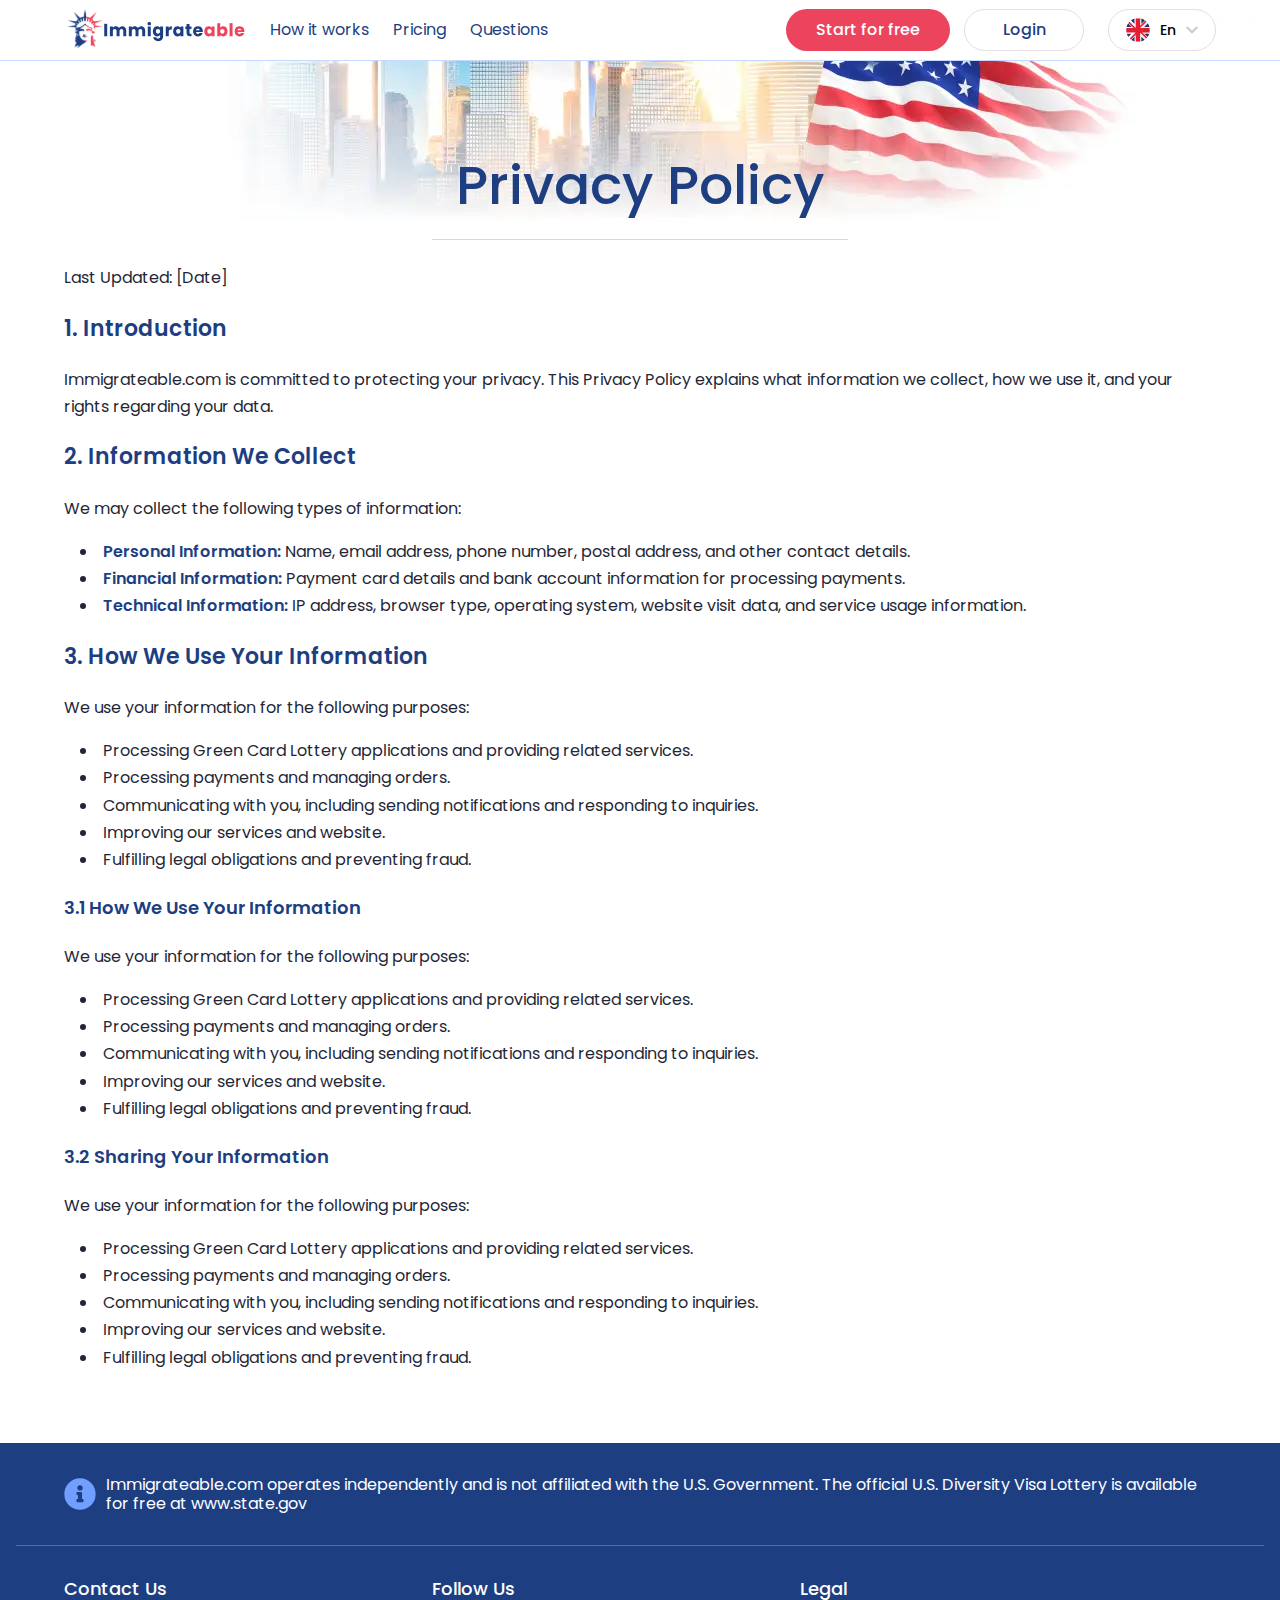
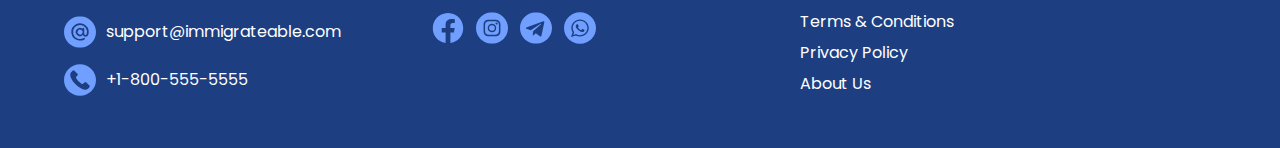
<file: privacy.html>
<!DOCTYPE html>
<html lang="en">
	<head>
	<meta charset="UTF-8">
	<meta name="viewport" content="width=device-width, initial-scale=1.0">
	<link rel="stylesheet" href="https://cdn.jsdelivr.net/npm/swiper@11/swiper-bundle.min.css?_v=20240827113216"/>
	<link rel="stylesheet" href="css/style.min.css?_v=20240827113216">
	<link rel="shortcut icon" href="img/favicon/favicon.ico" type="image/x-icon">
	<title>Immigrateable</title>
</head>
<body>
	<div class="wrapper">
		<header class="header">
	<div class="header__container _container">
		<div class="header__left">
			<div class="header__logo">
				<a href="index.html"><img src="img/logo.svg" alt="logo"></a>
			</div>
			<div class="header__menu menu">
				<div class="menu__icon">
					<a href="#">
						<img src="img/icons/icons.svg#menu" class="svg-menu-dims" alt="menu">
					</a>
				</div>
				<nav class="menu__body">
					<ul class="menu__list">
						<li class="menu__item">
							<a data-goto=".how" class="menu__item-link" href="index.html#how">How it works</a>
						</li>
						<li class="menu__item">
							<a data-goto=".pathway" class="menu__item-link" href="index.html#pathway">Pricing</a>
						</li>
						<li class="menu__item">
							<a data-goto=".questions" class="menu__item-link" href="index.html#questions">Questions</a>
						</li>
					</ul>
				</nav>
			</div>
		</div>
		<div class="header__right">
			<div class="header__buttons buttons">
				<div class="buttons__program">
					<div class="buttons__start">
						<a href="#" class="buttons__start-link" id="buttons__start">
							<span>Start for free</span>
						</a>
					</div>
					<div class="buttons__login">
						<a href="#" class="buttons__login-link" id="buttons__login">Login</a>
					</div>
				</div>
				<div class="buttons__lang">
					<button type="button" class="buttons__lang-main">
						<img src="img/icons/icons.svg#Language_EN" class="svg-Language_EN-dims buttons__lang-item"
							alt="Language_EN">
						<span>En</span>
						<img src="img/icons/icons.svg#arrow_down" class="svg-arrow_down-dims" alt="arrow_down">
					</button>
					<ul class="buttons__langs">
						<li>
							<a href="#" class="buttons__langs-link" id="lang_es">
								<img src="img/icons/icons.svg#Language_EN" class="svg-Language_EN-dims buttons__lang-item"
									alt="Language_EN">
								<span>En</span>
							</a>
						</li>
						<li>
							<a href="#" class="buttons__langs-link" id="lang_en">
								<img src="img/icons/icons.svg#Language_ES" class="svg-Language_ES-dims buttons__lang-item"
									alt="Language_ES">
								<span>Es</span>
							</a>
						</li>
						<li>
							<a href="#" class="buttons__langs-link" id="lang_pt">
								<img src="img/icons/icons.svg#Language_PG" class="svg-Language_PG-dims buttons__lang-item"
									alt="Language_PG">
								<span>Pt</span>
							</a>
						</li>
					</ul>
				</div>
			</div>
		</div>
		<div class="bg_mob"></div>
	</div>
</header>
		<main>
			<section class="privacy page">
				<div class="page__wrapper">
					 <div class="page__line"></div>
					 <div class="page__container _container">
						  <div class="privacy__header page__header">
								<h1 class="privacy__title page__title">Privacy Policy</h1>
						  </div>
						  <div class="privacy__body page__body">
								<div class="privacy__intro page__intro">
									 <p class="privacy__intro-text page__intro-text">
										  Last Updated: [Date]
									 </p>
								</div>
								<section class="privacy__section page__section">
									 <h2 class="privacy__section-title page__section-title">1. Introduction</h2>
									 <p class="privacy__section-text page__section-text">
										<a href="https://immigrateable.com/" target="_blank">Immigrateable.com</a> 
										is committed to protecting your privacy. 
										This Privacy Policy explains what information we collect, how we use it, and your rights regarding your data.
									 </p>
								</section>
								<section class="privacy__section page__section">
									 <h2 class="privacy__section-title page__section-title">2. Information We Collect</h2>
									 <p class="privacy__section-text page__section-text">
										  We may collect the following types of information:
									 </p>
									 <ul class="privacy__list page__list">
										  <li class="privacy__list-item page__list-item"><strong>Personal Information:</strong> Name, email address, phone number, postal address, and other contact details.</li>
										  <li class="privacy__list-item page__list-item"><strong>Financial Information:</strong> Payment card details and bank account information for processing payments.</li>
										  <li class="privacy__list-item page__list-item"><strong>Technical Information:</strong> IP address, browser type, operating system, website visit data, and service usage information.</li>
									 </ul>
								</section>
								<section class="privacy__section page__section">
									 <h2 class="privacy__section-title page__section-title">3. How We Use Your Information</h2>
									 <p class="privacy__section-text page__section-text">
										  We use your information for the following purposes:
									 </p>
									 <ul class="privacy__list page__list">
										  <li class="privacy__list-item page__list-item">Processing Green Card Lottery applications and providing related services.</li>
										  <li class="privacy__list-item page__list-item">Processing payments and managing orders.</li>
										  <li class="privacy__list-item page__list-item">Communicating with you, including sending notifications and responding to inquiries.</li>
										  <li class="privacy__list-item page__list-item">Improving our services and website.</li>
										  <li class="privacy__list-item page__list-item">Fulfilling legal obligations and preventing fraud.</li>
									 </ul>
								</section>
								<section class="privacy__section page__section">
									 <h3 class="privacy__subsection-subtitle page__section-subtitle">3.1 How We Use Your Information</h3>
									 <p class="privacy__section-text page__section-text">
										  We use your information for the following purposes:
									 </p>
									 <ul class="privacy__list page__list">
										  <li class="privacy__list-item page__list-item">Processing Green Card Lottery applications and providing related services.</li>
										  <li class="privacy__list-item page__list-item">Processing payments and managing orders.</li>
										  <li class="privacy__list-item page__list-item">Communicating with you, including sending notifications and responding to inquiries.</li>
										  <li class="privacy__list-item page__list-item">Improving our services and website.</li>
										  <li class="privacy__list-item page__list-item">Fulfilling legal obligations and preventing fraud.</li>
									 </ul>
								</section>
								<section class="privacy__section page__section">
									 <h3 class="privacy__subsection-subtitle page__section-subtitle">3.2 Sharing Your Information</h3>
									 <p class="privacy__section-text page__section-text">
										  We use your information for the following purposes:
									 </p>
									 <ul class="privacy__list page__list">
										  <li class="privacy__list-item page__list-item">Processing Green Card Lottery applications and providing related services.</li>
										  <li class="privacy__list-item page__list-item">Processing payments and managing orders.</li>
										  <li class="privacy__list-item page__list-item">Communicating with you, including sending notifications and responding to inquiries.</li>
										  <li class="privacy__list-item page__list-item">Improving our services and website.</li>
										  <li class="privacy__list-item page__list-item">Fulfilling legal obligations and preventing fraud.</li>
									 </ul>
								</section>
						  </div>
					 </div>
				</div>
		  </section>		  
		</main>
		<footer class="footer">
	<div class="footer__container _container">
		<div class="footer__top">
			<div class="footer__top-img">
				<img src="img/icons/icons.svg#info" class="svg-info-dims" alt="info">
			</div>
			<div class="footer__top-info">
				<p>Immigrateable.com operates independently and is not affiliated with the U.S.
					Government. The official U.S.
					Diversity Visa Lottery is available for free at www.state.gov</p>
			</div>
		</div>
		<div class="footer__bootom">
			<div class="footer__contacts">
				<h3>Contact Us</h3>
				<div class="footer__contacts-items">
					<div class="footer__contacts-img">
						<img src="img/icons/icons.svg#mail" class="svg-mail-dims" alt="mail">
					</div>
					<div class="footer__contacts-info">
						<a href="mailto:support@immigrateable.com">support@immigrateable.com</a>
					</div>
				</div>
				<div class="footer__contacts-items">
					<div class="footer__contacts-img">
						<img src="img/icons/icons.svg#tel" class="svg-tel-dims" alt="tel">
					</div>
					<div class="footer__contacts-info">
						<a href="tel:+18005555555">+1-800-555-5555</a>
					</div>
				</div>
			</div>
			<div class="footer__follow">
				<h3>Follow Us</h3>
				<ul class="footer__follow-socials socials">
					<li class="socials-item">
						<a class="socials__item-link" href="https://www.facebook.com/immigrateable" target="_blank">
							<img src="img/icons/icons.svg#facebook" class="svg-facebook-dims" alt="facebook">
						</a>
					</li>
					<li class="socials-item">
						<a class="socials__item-link" href="https://www.instagram.com/immigrateable/?hl=en" target="_blank">
							<img src="img/icons/icons.svg#instagram" class="svg-instagram-dims" alt="instagram">
						</a>
					</li>
					<li class="socials-item">
						<a href="https://t.me/immigrateable_admin" class="socials__item-link" target="_blank">
							<img src="img/icons/icons.svg#Telegram" class="svg-Telegram-dims" alt="Telegram">
						</a>
					</li>
					<li class="socials-item">
						<a href="https://chat.whatsapp.com/Cm0WIMyvOE1ElJR9RR6JJU" class="socials__item-link" target="_blank">
							<img src="img/icons/icons.svg#WhatsApp" class="svg-WhatsApp-dims" alt="WhatsApp">
						</a>
					</li>
				</ul>
			</div>
			<div class="footer__legal">
				<h3>Legal</h3>
				<ul class="footer__legal-items">
					<li class="footer__legal-item">
						<a href="terms.html" target="_blank">Terms & Conditions</a>
					</li>
					<li class="footer__legal-item">
						<a href="privacy.html" target="_blank">Privacy Policy</a>
					</li>
					<li class="footer__legal-item">
						<a href="about.html" target="_blank">About Us</a>
					</li>
				</ul>
			</div>
		</div>
	</div>
</footer>
	</div>
	<script src="https://cdn.jsdelivr.net/npm/swiper@11/swiper-bundle.min.js?_v=20240827113216"></script>
	<script src="js/app.min.js?_v=20240827113216"></script>
</body>
</html>
</file>
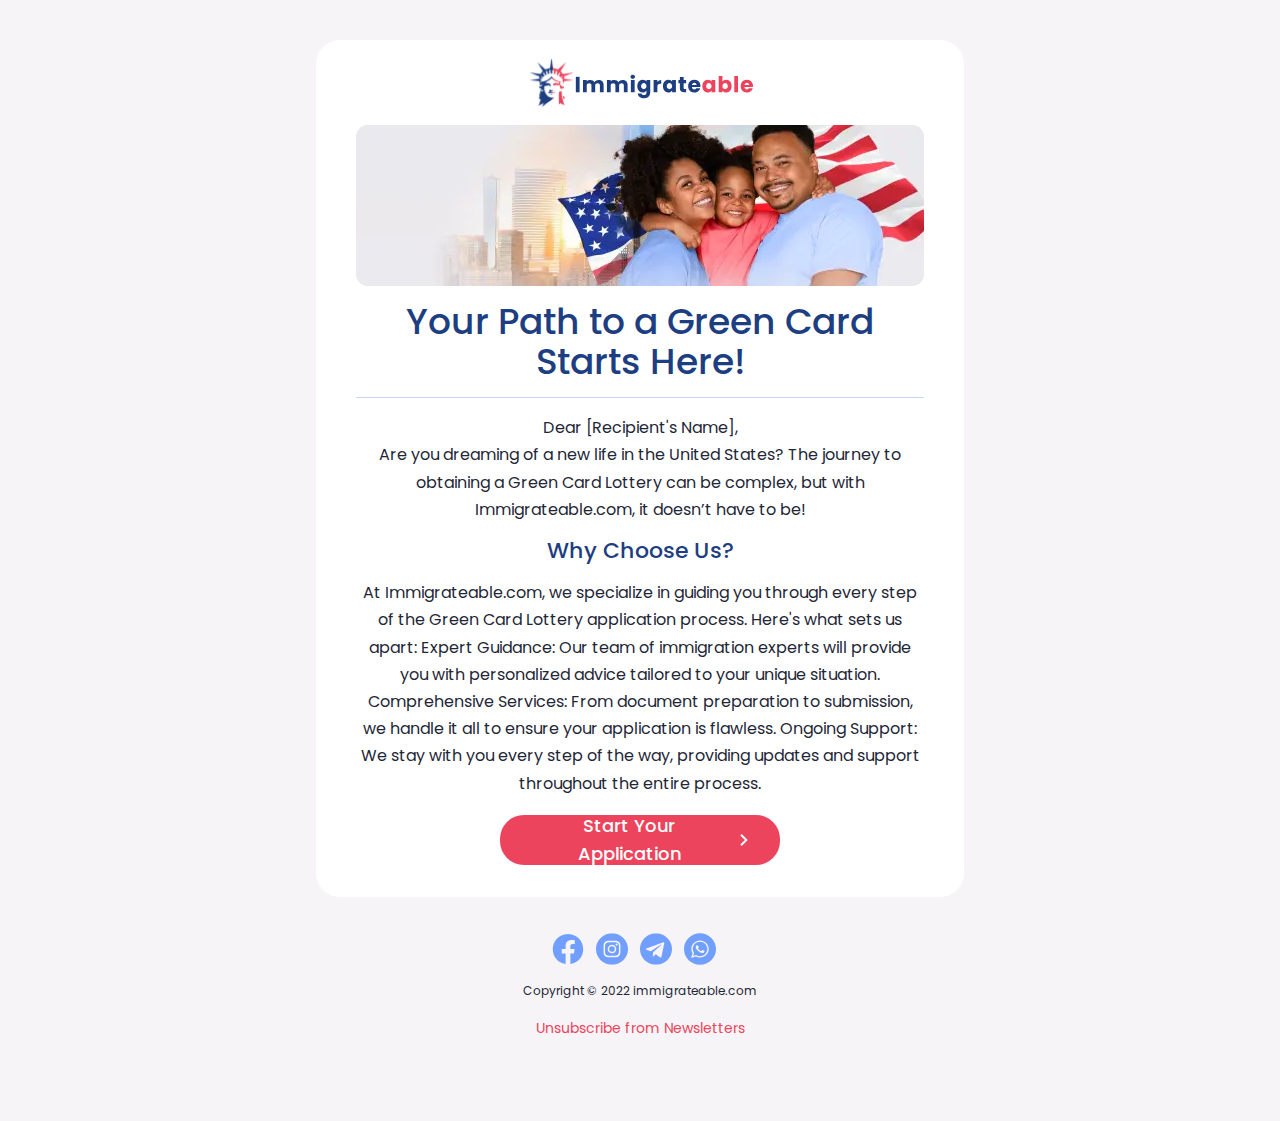
<file: template.html>
<!DOCTYPE html>
<html lang="en">
<head>
	<meta charset="UTF-8">
	<meta name="viewport" content="width=device-width, initial-scale=1.0">
	<link rel="stylesheet" href="https://cdn.jsdelivr.net/npm/swiper@11/swiper-bundle.min.css?_v=20240827113216"/>
	<link rel="stylesheet" href="css/style.min.css?_v=20240827113216">
	<link rel="shortcut icon" href="img/favicon/favicon.ico" type="image/x-icon">
	<title>Immigrateable</title>
</head>

<body>
   <div class="wrapper">
      <main>
         <section class="template">
            <div class="template__wrapper">
               <div class="template__container">
						<div class="template__main">
							<div class="template__logo">
								<a href="index.html"><img src="img/logo.svg" alt="logo"></a>
							</div>
							<div class="template__img">

							</div>
							<div class="template__title">
								<h1>Your Path to a Green Card Starts Here!</h1>
							</div>
							<div class="template__body">
								<div class="template__greeting">
									<p>Dear [Recipient's Name],
										<br>
										Are you dreaming of a new life in the United States? 
										The journey to obtaining a Green Card Lottery can be complex, 
										but with 
										<a href="https://immigrateable.com/" target="_blank">Immigrateable.com</a>, 
										it doesn’t have to be!</p>
								</div>
								<div class="template__section">
									<div class="template__section-title">
										<h2>Why Choose Us?</h2>
									</div>
									<div class="template__section-text">
										<p>
											At 
											<a href="https://immigrateable.com/" target="_blank">Immigrateable.com</a>, 
											we specialize in guiding you through every step of the Green Card Lottery application process. Here's what sets us apart:
											Expert Guidance: Our team of immigration experts will provide you with personalized advice tailored to your unique situation. 
											Comprehensive Services: From document preparation to submission, we handle it all to ensure your application is flawless. 
											Ongoing Support: We stay with you every step of the way, 
											providing updates and support throughout the entire process.</p>
									</div>
									<div class="template__section-bottom">
										<button class="template__section-button">
											<span>Start Your Application</span>
											<img src="img/icons/icons.svg#arrow_right_white" class="svg-arrow_right_white-dims"
												alt="arrow_right_white">
										</button>
									</div>
								</div>
							</div>
						</div>
					</div>
					<div class="template__footer">
						<ul class="template__footer-socials socials">
							<li class="socials-item">
								<a class="socials__item-link" href="https://www.facebook.com/immigrateable" target="_blank">
									<img src="img/icons/icons.svg#facebook" class="svg-facebook-dims" alt="facebook">
								</a>
							</li>
							<li class="socials-item">
								<a class="socials__item-link" href="https://www.instagram.com/immigrateable/?hl=en" target="_blank">
									<img src="img/icons/icons.svg#instagram" class="svg-instagram-dims" alt="instagram">
								</a>
							</li>
							<li class="socials-item">
								<a href="https://t.me/immigrateable_admin" class="socials__item-link" target="_blank">
									<img src="img/icons/icons.svg#Telegram" class="svg-Telegram-dims" alt="Telegram">
								</a>
							</li>
							<li class="socials-item">
								<a href="https://chat.whatsapp.com/Cm0WIMyvOE1ElJR9RR6JJU" class="socials__item-link" target="_blank">
									<img src="img/icons/icons.svg#WhatsApp" class="svg-WhatsApp-dims" alt="WhatsApp">
								</a>
							</li>
						</ul>
						<div class="template__footer-copyrite">
							<p>Copyright © 2022 immigrateable.com</p>
						</div>
						<div class="template__footer-newsletter">
							<p>Unsubscribe from Newsletters</p>
						</div>
					</div>
            </div>

         </section>
      </main>
   </div>
   <script src="https://cdn.jsdelivr.net/npm/swiper@11/swiper-bundle.min.js?_v=20240827113216"></script>
   <script src="js/app.min.js?_v=20240827113216"></script>
</body>

</html>
</file>
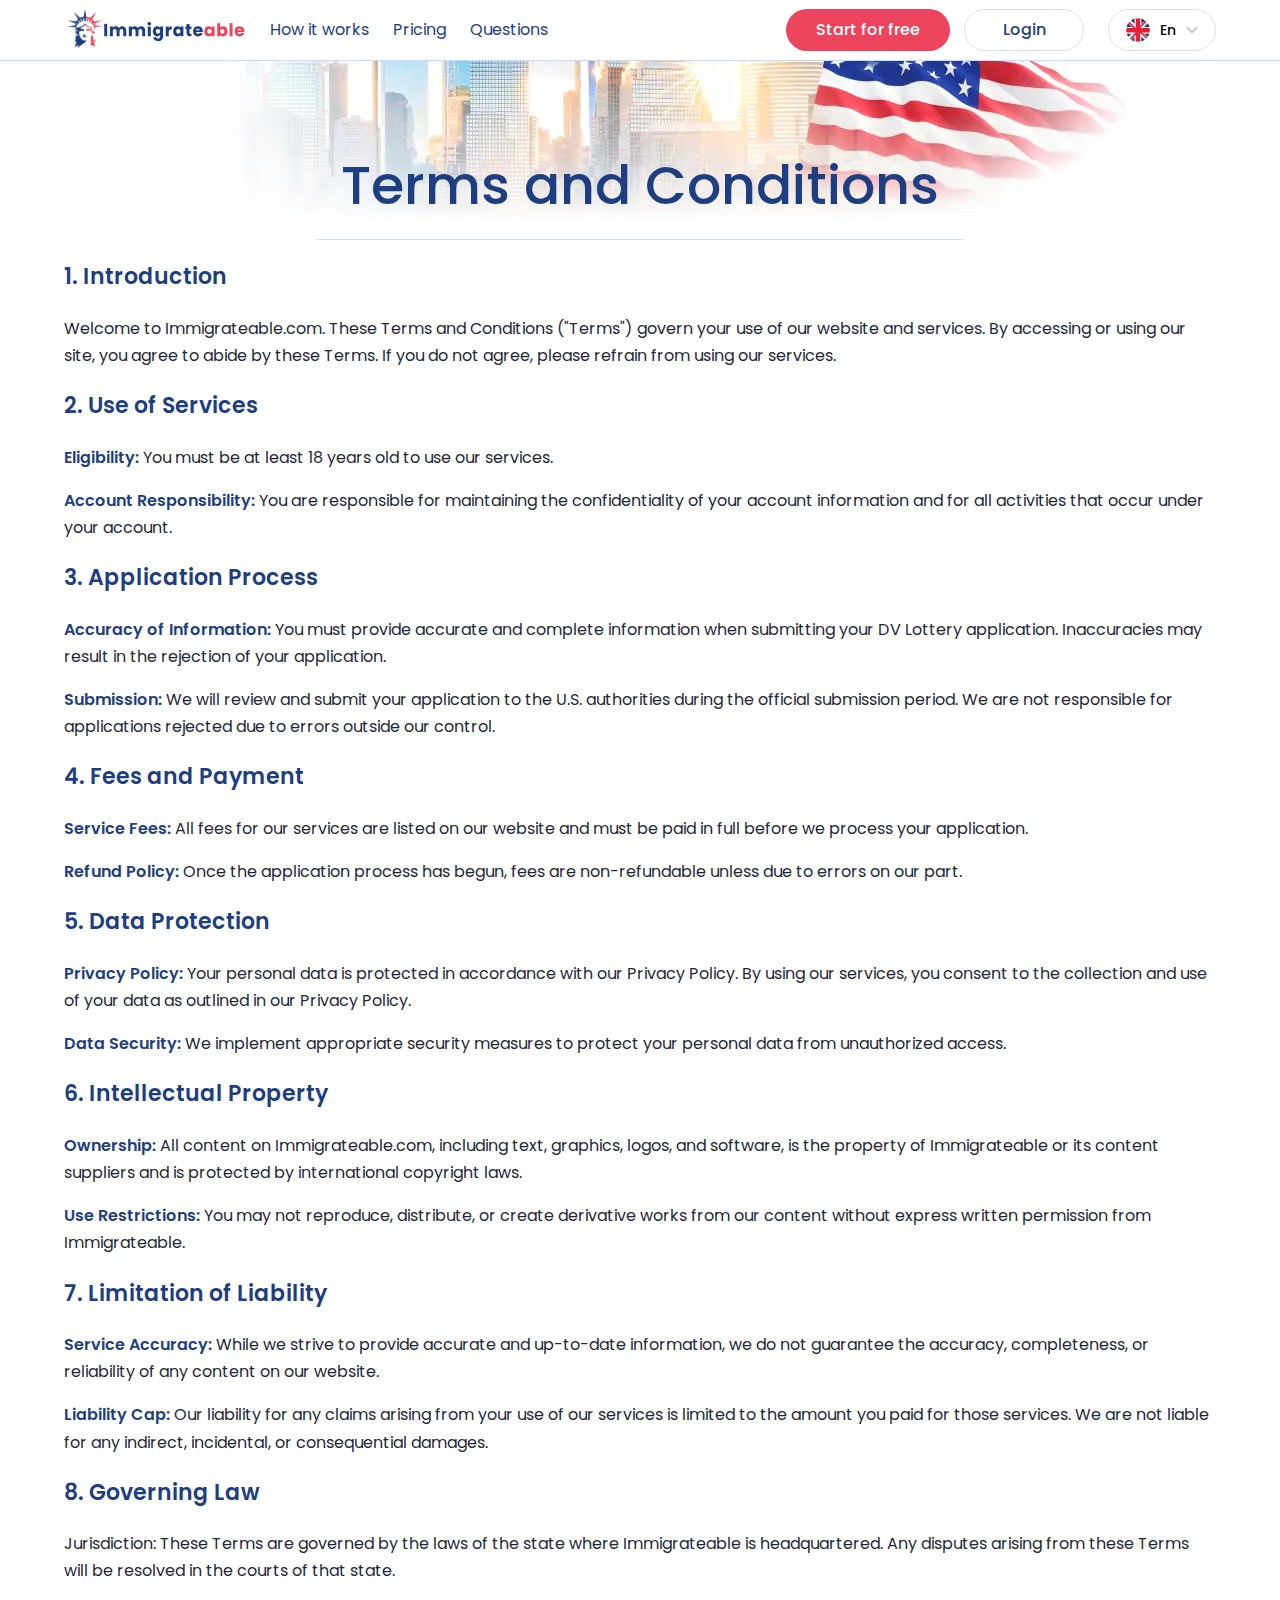
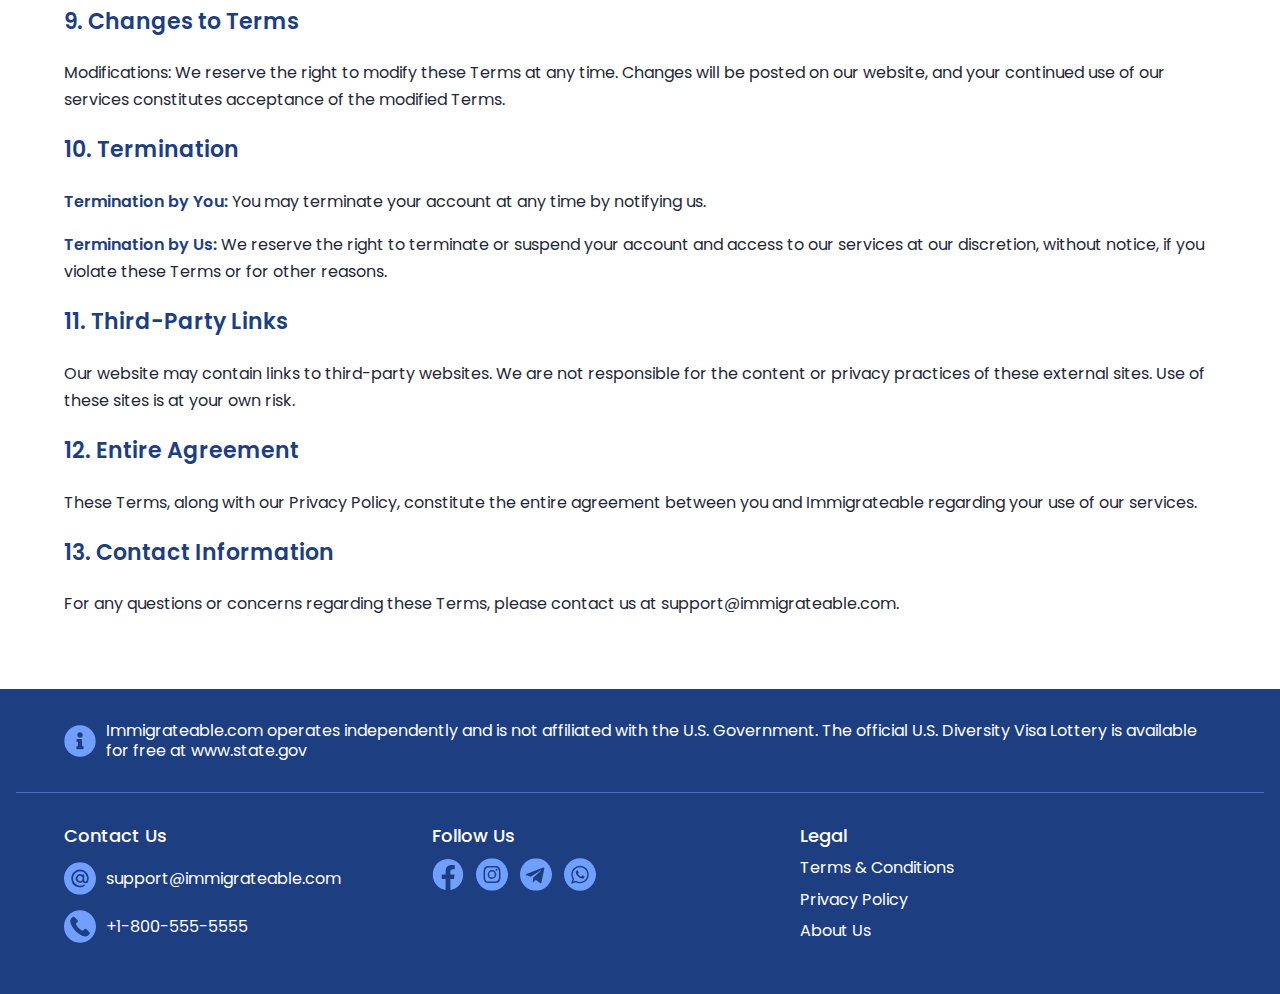
<file: terms.html>
<!DOCTYPE html>
<html lang="en">
<head>
	<meta charset="UTF-8">
	<meta name="viewport" content="width=device-width, initial-scale=1.0">
	<link rel="stylesheet" href="https://cdn.jsdelivr.net/npm/swiper@11/swiper-bundle.min.css?_v=20240827113216"/>
	<link rel="stylesheet" href="css/style.min.css?_v=20240827113216">
	<link rel="shortcut icon" href="img/favicon/favicon.ico" type="image/x-icon">
	<title>Immigrateable</title>
</head>

<body>
	<div class="wrapper">
		<header class="header">
	<div class="header__container _container">
		<div class="header__left">
			<div class="header__logo">
				<a href="index.html"><img src="img/logo.svg" alt="logo"></a>
			</div>
			<div class="header__menu menu">
				<div class="menu__icon">
					<a href="#">
						<img src="img/icons/icons.svg#menu" class="svg-menu-dims" alt="menu">
					</a>
				</div>
				<nav class="menu__body">
					<ul class="menu__list">
						<li class="menu__item">
							<a data-goto=".how" class="menu__item-link" href="index.html#how">How it works</a>
						</li>
						<li class="menu__item">
							<a data-goto=".pathway" class="menu__item-link" href="index.html#pathway">Pricing</a>
						</li>
						<li class="menu__item">
							<a data-goto=".questions" class="menu__item-link" href="index.html#questions">Questions</a>
						</li>
					</ul>
				</nav>
			</div>
		</div>
		<div class="header__right">
			<div class="header__buttons buttons">
				<div class="buttons__program">
					<div class="buttons__start">
						<a href="#" class="buttons__start-link" id="buttons__start">
							<span>Start for free</span>
						</a>
					</div>
					<div class="buttons__login">
						<a href="#" class="buttons__login-link" id="buttons__login">Login</a>
					</div>
				</div>
				<div class="buttons__lang">
					<button type="button" class="buttons__lang-main">
						<img src="img/icons/icons.svg#Language_EN" class="svg-Language_EN-dims buttons__lang-item"
							alt="Language_EN">
						<span>En</span>
						<img src="img/icons/icons.svg#arrow_down" class="svg-arrow_down-dims" alt="arrow_down">
					</button>
					<ul class="buttons__langs">
						<li>
							<a href="#" class="buttons__langs-link" id="lang_es">
								<img src="img/icons/icons.svg#Language_EN" class="svg-Language_EN-dims buttons__lang-item"
									alt="Language_EN">
								<span>En</span>
							</a>
						</li>
						<li>
							<a href="#" class="buttons__langs-link" id="lang_en">
								<img src="img/icons/icons.svg#Language_ES" class="svg-Language_ES-dims buttons__lang-item"
									alt="Language_ES">
								<span>Es</span>
							</a>
						</li>
						<li>
							<a href="#" class="buttons__langs-link" id="lang_pt">
								<img src="img/icons/icons.svg#Language_PG" class="svg-Language_PG-dims buttons__lang-item"
									alt="Language_PG">
								<span>Pt</span>
							</a>
						</li>
					</ul>
				</div>
			</div>
		</div>
		<div class="bg_mob"></div>
	</div>
</header>
		<main>
			<section class="terms page">
				<div class="page__wrapper">
					<div class="page__line"></div>
					<div class="page__container _container">
						<div class="terms__header page__header">
							<h1 class="terms__title page__title">Terms and Conditions</h1>
						</div>
						<div class="terms__body page__body">
							<section class="terms__section page__section">
								<h2 class="terms__section-title page__section-title">1. Introduction</h2>
								<p class="terms__section-text page__section-text">
									Welcome to <a href="https://immigrateable.com/" target="_blank">Immigrateable.com</a>. These
									Terms and Conditions ("Terms") govern your use of our website and services. By accessing or
									using our site, you agree to abide by these Terms. If you do not agree, please refrain from
									using our services.
								</p>
							</section>
							<section class="terms__section page__section">
								<h2 class="terms__section-title page__section-title">2. Use of Services</h2>
								<p class="terms__section-text page__section-text">
									<strong>Eligibility:</strong> You must be at least 18 years old to use our services.
								</p>
								<p class="terms__section-text page__section-text">
									<strong>Account Responsibility:</strong> You are responsible for maintaining the
									confidentiality of your account information and for all activities that occur under your
									account.
								</p>
							</section>
							<section class="terms__section page__section">
								<h2 class="terms__section-title page__section-title">3. Application Process</h2>
								<p class="terms__section-text page__section-text">
									<strong>Accuracy of Information:</strong> You must provide accurate and complete information
									when submitting your DV Lottery application. Inaccuracies may result in the rejection of your
									application.
								</p>
								<p class="terms__section-text page__section-text">
									<strong>Submission:</strong> We will review and submit your application to the U.S.
									authorities during the official submission period. We are not responsible for applications
									rejected due to errors outside our control.
								</p>
							</section>
							<section class="terms__section page__section">
								<h2 class="terms__section-title page__section-title">4. Fees and Payment</h2>
								<p class="terms__section-text page__section-text">
									<strong>Service Fees:</strong> All fees for our services are listed on our website and must
									be paid in full before we process your application.
								</p>
								<p class="terms__section-text page__section-text">
									<strong>Refund Policy:</strong> Once the application process has begun, fees are
									non-refundable unless due to errors on our part.
								</p>
							</section>
							<section class="terms__section page__section">
								<h2 class="terms__section-title page__section-title">5. Data Protection</h2>
								<p class="terms__section-text page__section-text">
									<strong>Privacy Policy:</strong> Your personal data is protected in accordance with our
									Privacy Policy. By using our services, you consent to the collection and use of your data as
									outlined in our Privacy Policy.
								</p>
								<p class="terms__section-text page__section-text">
									<strong>Data Security:</strong> We implement appropriate security measures to protect your
									personal data from unauthorized access.
								</p>
							</section>
							<section class="terms__section page__section">
								<h2 class="terms__section-title page__section-title">6. Intellectual Property</h2>
								<p class="terms__section-text page__section-text">
									<strong>Ownership:</strong> All content on <a href="https://immigrateable.com/"
										target="_blank">Immigrateable.com</a>, including text, graphics, logos, and software, is
									the property of Immigrateable or its content suppliers and is protected by international
									copyright laws.
								</p>
								<p class="terms__section-text page__section-text">
									<strong>Use Restrictions:</strong> You may not reproduce, distribute, or create derivative
									works from our content without express written permission from Immigrateable.
								</p>
							</section>
							<section class="terms__section page__section">
								<h2 class="terms__section-title page__section-title">7. Limitation of Liability</h2>
								<p class="terms__section-text page__section-text">
									<strong>Service Accuracy:</strong> While we strive to provide accurate and up-to-date
									information, we do not guarantee the accuracy, completeness, or reliability of any content on
									our website.
								</p>
								<p class="terms__section-text page__section-text">
									<strong>Liability Cap:</strong> Our liability for any claims arising from your use of our
									services is limited to the amount you paid for those services. We are not liable for any
									indirect, incidental, or consequential damages.
								</p>
							</section>
							<section class="terms__section page__section">
								<h2 class="terms__section-title page__section-title">8. Governing Law</h2>
								<p class="terms__section-text page__section-text">
									Jurisdiction: These Terms are governed by the laws of the state where Immigrateable is
									headquartered. Any disputes arising from these Terms will be resolved in the courts of that
									state.
								</p>
							</section>
							<section class="terms__section page__section">
								<h2 class="terms__section-title page__section-title">9. Changes to Terms</h2>
								<p class="terms__section-text page__section-text">
									Modifications: We reserve the right to modify these Terms at any time. Changes will be posted
									on our website, and your continued use of our services constitutes acceptance of the modified
									Terms.
								</p>
							</section>
							<section class="terms__section page__section">
								<h2 class="terms__section-title page__section-title">10. Termination</h2>
								<p class="terms__section-text page__section-text">
									<strong>Termination by You:</strong> You may terminate your account at any time by notifying
									us.
								</p>
								<p class="terms__section-text page__section-text">
									<strong>Termination by Us:</strong> We reserve the right to terminate or suspend your account
									and access to our services at our discretion, without notice, if you violate these Terms or
									for other reasons.
								</p>
							</section>
							<section class="terms__section page__section">
								<h2 class="terms__section-title page__section-title">11. Third-Party Links</h2>
								<p class="terms__section-text page__section-text">
									Our website may contain links to third-party websites. We are not responsible for the content
									or privacy practices of these external sites. Use of these sites is at your own risk.
								</p>
							</section>
							<section class="terms__section page__section">
								<h2 class="terms__section-title page__section-title">12. Entire Agreement</h2>
								<p class="terms__section-text page__section-text">
									These Terms, along with our Privacy Policy, constitute the entire agreement between you and
									Immigrateable regarding your use of our services.
								</p>
							</section>
							<section class="terms__section page__section">
								<h2 class="terms__section-title page__section-title">13. Contact Information</h2>
								<p class="terms__section-text page__section-text">
									For any questions or concerns regarding these Terms, please contact us at <a
										href="mailto:support@immigrateable.com">support@immigrateable.com</a>.
								</p>
							</section>
						</div>
					</div>
				</div>
			</section>
		</main>
		<footer class="footer">
	<div class="footer__container _container">
		<div class="footer__top">
			<div class="footer__top-img">
				<img src="img/icons/icons.svg#info" class="svg-info-dims" alt="info">
			</div>
			<div class="footer__top-info">
				<p>Immigrateable.com operates independently and is not affiliated with the U.S.
					Government. The official U.S.
					Diversity Visa Lottery is available for free at www.state.gov</p>
			</div>
		</div>
		<div class="footer__bootom">
			<div class="footer__contacts">
				<h3>Contact Us</h3>
				<div class="footer__contacts-items">
					<div class="footer__contacts-img">
						<img src="img/icons/icons.svg#mail" class="svg-mail-dims" alt="mail">
					</div>
					<div class="footer__contacts-info">
						<a href="mailto:support@immigrateable.com">support@immigrateable.com</a>
					</div>
				</div>
				<div class="footer__contacts-items">
					<div class="footer__contacts-img">
						<img src="img/icons/icons.svg#tel" class="svg-tel-dims" alt="tel">
					</div>
					<div class="footer__contacts-info">
						<a href="tel:+18005555555">+1-800-555-5555</a>
					</div>
				</div>
			</div>
			<div class="footer__follow">
				<h3>Follow Us</h3>
				<ul class="footer__follow-socials socials">
					<li class="socials-item">
						<a class="socials__item-link" href="https://www.facebook.com/immigrateable" target="_blank">
							<img src="img/icons/icons.svg#facebook" class="svg-facebook-dims" alt="facebook">
						</a>
					</li>
					<li class="socials-item">
						<a class="socials__item-link" href="https://www.instagram.com/immigrateable/?hl=en" target="_blank">
							<img src="img/icons/icons.svg#instagram" class="svg-instagram-dims" alt="instagram">
						</a>
					</li>
					<li class="socials-item">
						<a href="https://t.me/immigrateable_admin" class="socials__item-link" target="_blank">
							<img src="img/icons/icons.svg#Telegram" class="svg-Telegram-dims" alt="Telegram">
						</a>
					</li>
					<li class="socials-item">
						<a href="https://chat.whatsapp.com/Cm0WIMyvOE1ElJR9RR6JJU" class="socials__item-link" target="_blank">
							<img src="img/icons/icons.svg#WhatsApp" class="svg-WhatsApp-dims" alt="WhatsApp">
						</a>
					</li>
				</ul>
			</div>
			<div class="footer__legal">
				<h3>Legal</h3>
				<ul class="footer__legal-items">
					<li class="footer__legal-item">
						<a href="terms.html" target="_blank">Terms & Conditions</a>
					</li>
					<li class="footer__legal-item">
						<a href="privacy.html" target="_blank">Privacy Policy</a>
					</li>
					<li class="footer__legal-item">
						<a href="about.html" target="_blank">About Us</a>
					</li>
				</ul>
			</div>
		</div>
	</div>
</footer>
	</div>
	<script src="https://cdn.jsdelivr.net/npm/swiper@11/swiper-bundle.min.js?_v=20240827113216"></script>
	<script src="js/app.min.js?_v=20240827113216"></script>
</body>

</html>
</file>
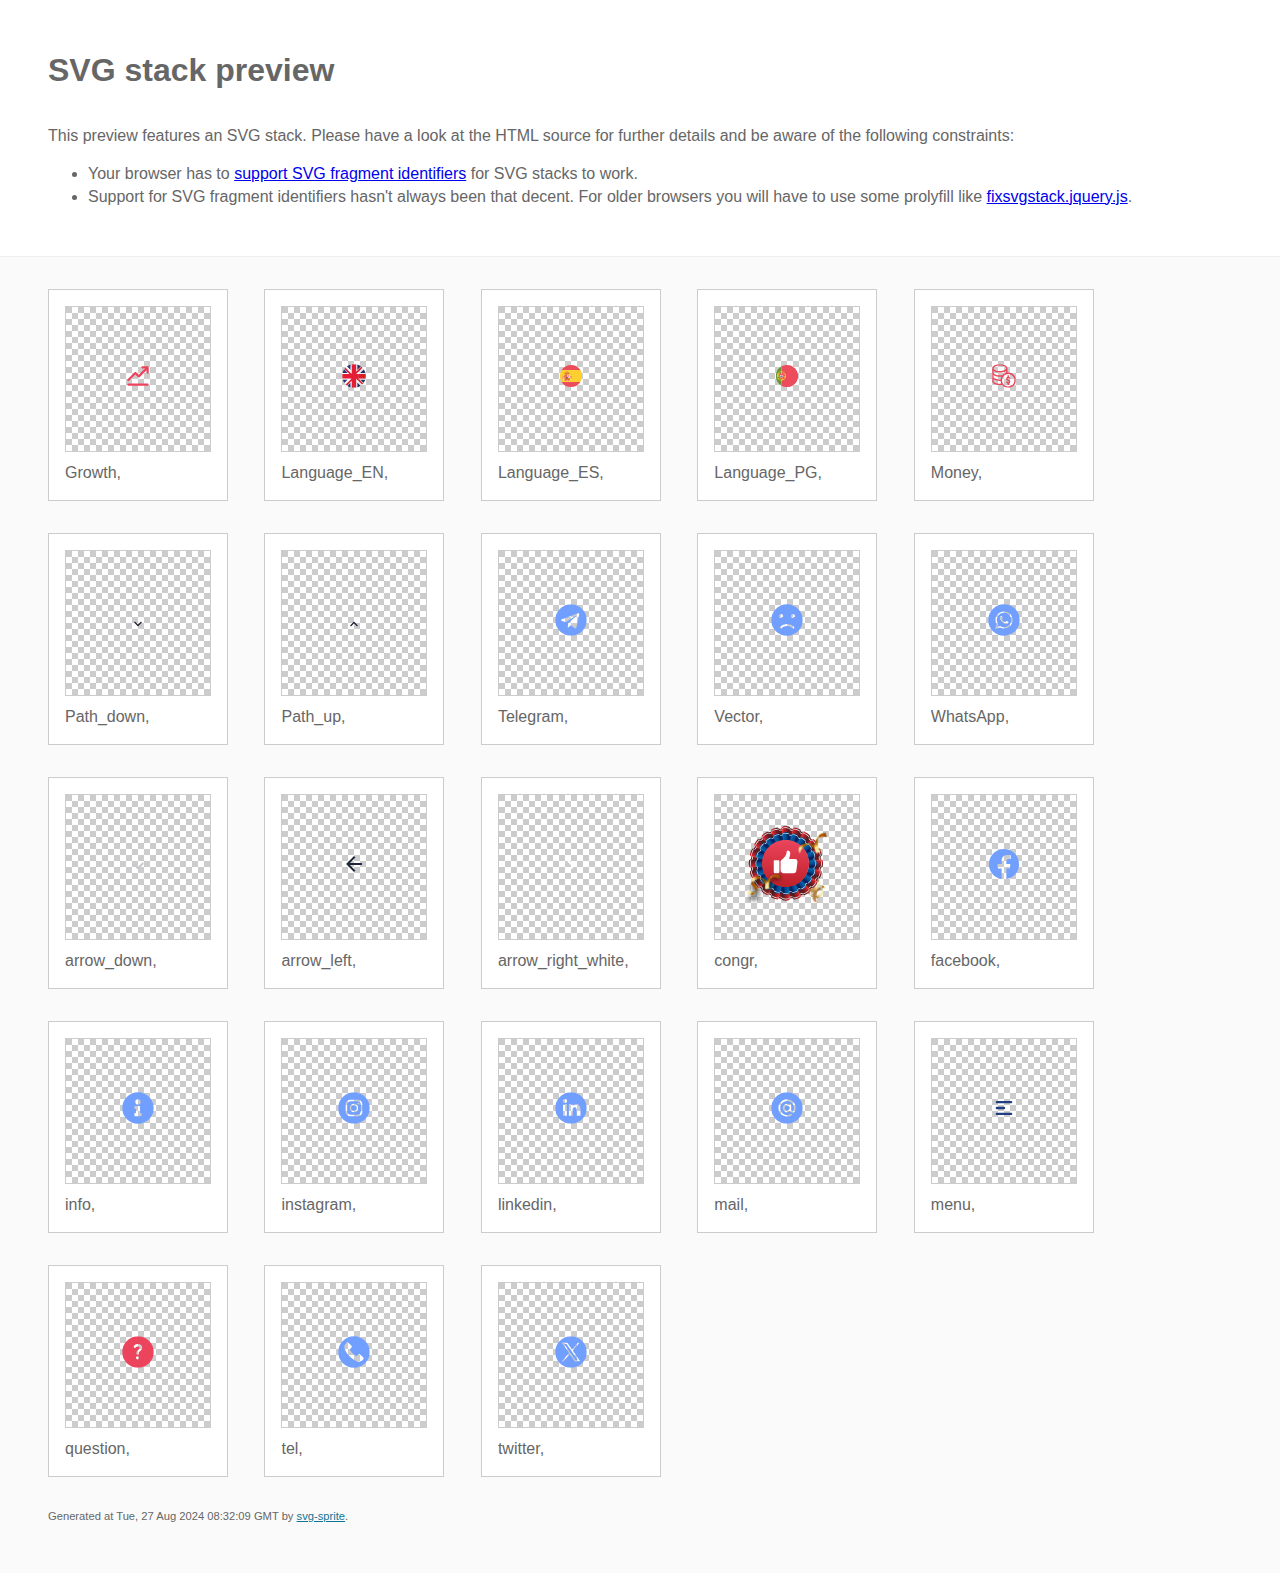
<file: img/stack/sprite.stack.html>
<!doctype html>
<html lang="en">
    <head>
        <meta charset="utf-8">
        <title>SVG stack preview | svg-sprite</title>
        <style>
            body {
                padding: 0;
                margin: 0;
                color: #666;
                background: #fafafa;
                font-family: Arial, Helvetica, sans-serif;
                font-size: 1em;
                line-height: 1.4;
            }

            header {
                display: block;
                padding: 3em 3em 2em;
                background-color: #fff;
            }

            header p {
                margin: 2em 0 0;
            }

            section {
                border-top: 1px solid #eee;
                padding: 2em 3em 0;
            }

            section ul {
                margin: 0;
                padding: 0;
            }

            section li {
                display: inline-block;
                background-color: #fff;
                position: relative;
                margin: 0 2em 2em 0;
                vertical-align: top;
                border: 1px solid #ccc;
                padding: 1em 1em 3em;
                cursor: default;
            }

            .icon-box {
                margin: 0;
                width: 144px;
                height: 144px;
                position: relative;
                background: #ccc url("data:image/svg+xml,%3Csvg xmlns='http://www.w3.org/2000/svg' width='12' height='12'%3E%3Cpath fill='%23fff' d='M6 0h6v6H6zM0 6h6v6H0z'/%3E%3C/svg%3E") top left repeat;
                border: 1px solid #ccc;
                display: table-cell;
                vertical-align: middle;
                text-align: center;
            }

            .icon {
                display: inline-block;
            }

            h1 {
                margin-top: 0;
            }

            h2 {
                margin: 0;
                padding: 0;
                font-size: 1em;
                font-weight: 400;
                white-space: nowrap;
                overflow: hidden;
                text-overflow: ellipsis;
                position: absolute;
                left: 1em;
                right: 1em;
                bottom: 1em;
            }

            footer {
                display: block;
                margin: 0;
                padding: 0 3em 3em;
            }

            footer p {
                margin: 0;
                font-size: .7em;
            }

            footer a {
                color: #0f7595;
                margin-left: 0;
            }
        </style>

<!--
Sprite shape dimensions
====================================================================================================
You will need to set the sprite shape dimensions via CSS when you use them as stack SVGs, otherwise
they would become a huge 100% in size. You may use the following dimension classes for doing so.
They might well be outsourced to an external stylesheet of course.
-->

<style>
 .svg-Growth-dims { width: 24px; height: 24px; }
 .svg-Language_EN-dims { width: 24px; height: 24px; }
 .svg-Language_ES-dims { width: 24px; height: 24px; }
 .svg-Language_PG-dims { width: 24px; height: 24px; }
 .svg-Money-dims { width: 24px; height: 24px; }
 .svg-Path_down-dims { width: 12px; height: 8px; }
 .svg-Path_up-dims { width: 12px; height: 8px; }
 .svg-Telegram-dims { width: 32px; height: 32px; }
 .svg-Vector-dims { width: 32px; height: 32px; }
 .svg-WhatsApp-dims { width: 32px; height: 32px; }
 .svg-arrow_down-dims { width: 12px; height: 12px; }
 .svg-arrow_left-dims { width: 24px; height: 24px; }
 .svg-arrow_right_white-dims { width: 12px; height: 12px; }
 .svg-congr-dims { width: 80px; height: 81px; }
 .svg-facebook-dims { width: 32px; height: 32px; }
 .svg-info-dims { width: 32px; height: 32px; }
 .svg-instagram-dims { width: 32px; height: 32px; }
 .svg-linkedin-dims { width: 32px; height: 32px; }
 .svg-mail-dims { width: 32px; height: 32px; }
 .svg-menu-dims { width: 24px; height: 24px; }
 .svg-question-dims { width: 32px; height: 32px; }
 .svg-tel-dims { width: 32px; height: 32px; }
 .svg-twitter-dims { width: 32px; height: 32px; }
</style>

<!--
====================================================================================================
-->

    </head>
    <body>
        <header>
            <h1>SVG stack preview</h1>
            <p>This preview features an SVG stack. Please have a look at the HTML source for further details and be aware of the following constraints:</p>
            <ul>
                <li>Your browser has to <a href="https://caniuse.com/svg-fragment" target="_blank" rel="noopener noreferrer">support SVG fragment identifiers</a> for SVG stacks to work.</li>
                <li>Support for SVG fragment identifiers hasn't always been that decent. For older browsers you will have to use some prolyfill like <a href="https://github.com/preciousforever/SVG-Stacker/blob/master/fixsvgstack.jquery.js" target="_blank" rel="noopener noreferrer">fixsvgstack.jquery.js</a>.</li>
            </ul>
        </header>
        <section>

<!--
SVG stack
====================================================================================================
These SVG images make use of fragment identifiers (IDs) to reference certain portions of the
external sprite. By default, all shapes inside the sprite are hidden by CSS. The `:target` pseudo
selector is used to show the very shape that is referenced by the fragment identifier.
-->

            <ul>

             <li title="Growth">
                    <div class="icon-box">
                        <img src="../icons/icons.svg#Growth" class="svg-Growth-dims" alt="Growth">
                    </div>
                    <h2>Growth, </h2>
                </li>
             <li title="Language_EN">
                    <div class="icon-box">
                        <img src="../icons/icons.svg#Language_EN" class="svg-Language_EN-dims" alt="Language_EN">
                    </div>
                    <h2>Language_EN, </h2>
                </li>
             <li title="Language_ES">
                    <div class="icon-box">
                        <img src="../icons/icons.svg#Language_ES" class="svg-Language_ES-dims" alt="Language_ES">
                    </div>
                    <h2>Language_ES, </h2>
                </li>
             <li title="Language_PG">
                    <div class="icon-box">
                        <img src="../icons/icons.svg#Language_PG" class="svg-Language_PG-dims" alt="Language_PG">
                    </div>
                    <h2>Language_PG, </h2>
                </li>
             <li title="Money">
                    <div class="icon-box">
                        <img src="../icons/icons.svg#Money" class="svg-Money-dims" alt="Money">
                    </div>
                    <h2>Money, </h2>
                </li>
             <li title="Path_down">
                    <div class="icon-box">
                        <img src="../icons/icons.svg#Path_down" class="svg-Path_down-dims" alt="Path_down">
                    </div>
                    <h2>Path_down, </h2>
                </li>
             <li title="Path_up">
                    <div class="icon-box">
                        <img src="../icons/icons.svg#Path_up" class="svg-Path_up-dims" alt="Path_up">
                    </div>
                    <h2>Path_up, </h2>
                </li>
             <li title="Telegram">
                    <div class="icon-box">
                        <img src="../icons/icons.svg#Telegram" class="svg-Telegram-dims" alt="Telegram">
                    </div>
                    <h2>Telegram, </h2>
                </li>
             <li title="Vector">
                    <div class="icon-box">
                        <img src="../icons/icons.svg#Vector" class="svg-Vector-dims" alt="Vector">
                    </div>
                    <h2>Vector, </h2>
                </li>
             <li title="WhatsApp">
                    <div class="icon-box">
                        <img src="../icons/icons.svg#WhatsApp" class="svg-WhatsApp-dims" alt="WhatsApp">
                    </div>
                    <h2>WhatsApp, </h2>
                </li>
             <li title="arrow_down">
                    <div class="icon-box">
                        <img src="../icons/icons.svg#arrow_down" class="svg-arrow_down-dims" alt="arrow_down">
                    </div>
                    <h2>arrow_down, </h2>
                </li>
             <li title="arrow_left">
                    <div class="icon-box">
                        <img src="../icons/icons.svg#arrow_left" class="svg-arrow_left-dims" alt="arrow_left">
                    </div>
                    <h2>arrow_left, </h2>
                </li>
             <li title="arrow_right_white">
                    <div class="icon-box">
                        <img src="../icons/icons.svg#arrow_right_white" class="svg-arrow_right_white-dims" alt="arrow_right_white">
                    </div>
                    <h2>arrow_right_white, </h2>
                </li>
             <li title="congr">
                    <div class="icon-box">
                        <img src="../icons/icons.svg#congr" class="svg-congr-dims" alt="congr">
                    </div>
                    <h2>congr, </h2>
                </li>
             <li title="facebook">
                    <div class="icon-box">
                        <img src="../icons/icons.svg#facebook" class="svg-facebook-dims" alt="facebook">
                    </div>
                    <h2>facebook, </h2>
                </li>
             <li title="info">
                    <div class="icon-box">
                        <img src="../icons/icons.svg#info" class="svg-info-dims" alt="info">
                    </div>
                    <h2>info, </h2>
                </li>
             <li title="instagram">
                    <div class="icon-box">
                        <img src="../icons/icons.svg#instagram" class="svg-instagram-dims" alt="instagram">
                    </div>
                    <h2>instagram, </h2>
                </li>
             <li title="linkedin">
                    <div class="icon-box">
                        <img src="../icons/icons.svg#linkedin" class="svg-linkedin-dims" alt="linkedin">
                    </div>
                    <h2>linkedin, </h2>
                </li>
             <li title="mail">
                    <div class="icon-box">
                        <img src="../icons/icons.svg#mail" class="svg-mail-dims" alt="mail">
                    </div>
                    <h2>mail, </h2>
                </li>
             <li title="menu">
                    <div class="icon-box">
                        <img src="../icons/icons.svg#menu" class="svg-menu-dims" alt="menu">
                    </div>
                    <h2>menu, </h2>
                </li>
             <li title="question">
                    <div class="icon-box">
                        <img src="../icons/icons.svg#question" class="svg-question-dims" alt="question">
                    </div>
                    <h2>question, </h2>
                </li>
             <li title="tel">
                    <div class="icon-box">
                        <img src="../icons/icons.svg#tel" class="svg-tel-dims" alt="tel">
                    </div>
                    <h2>tel, </h2>
                </li>
             <li title="twitter">
                    <div class="icon-box">
                        <img src="../icons/icons.svg#twitter" class="svg-twitter-dims" alt="twitter">
                    </div>
                    <h2>twitter, </h2>
                </li>
         </ul>

<!--
====================================================================================================
-->

        </section>
        <footer>
            <p>Generated at Tue, 27 Aug 2024 08:32:09 GMT by <a href="https://github.com/svg-sprite/svg-sprite" target="_blank" rel="noopener noreferrer">svg-sprite</a>.</p>
        </footer>
    </body>
</html>
</file>
<file: css/style.min.css>
@font-face{font-family:Poppins;font-display:swap;src:url(../fonts/Poppins-Light.woff2) format("woff2"),url(../fonts/Poppins-Light.woff) format("woff");font-weight:300;font-style:normal}@font-face{font-family:Poppins;font-display:swap;src:url(../fonts/Poppins-Light.woff2) format("woff2"),url(../fonts/Poppins-Light.woff) format("woff");font-weight:300;font-style:normal}@font-face{font-family:Poppins;font-display:swap;src:url(../fonts/Poppins-Medium.woff2) format("woff2"),url(../fonts/Poppins-Medium.woff) format("woff");font-weight:500;font-style:normal}@font-face{font-family:Poppins;font-display:swap;src:url(../fonts/Poppins-Medium.woff2) format("woff2"),url(../fonts/Poppins-Medium.woff) format("woff");font-weight:500;font-style:normal}@font-face{font-family:Poppins;font-display:swap;src:url(../fonts/Poppins-Regular.woff2) format("woff2"),url(../fonts/Poppins-Regular.woff) format("woff");font-weight:400;font-style:normal}@font-face{font-family:Poppins;font-display:swap;src:url(../fonts/Poppins-Regular.woff2) format("woff2"),url(../fonts/Poppins-Regular.woff) format("woff");font-weight:400;font-style:normal}@font-face{font-family:Poppins;font-display:swap;src:url(../fonts/Poppins-SemiBold.woff2) format("woff2"),url(../fonts/Poppins-SemiBold.woff) format("woff");font-weight:600;font-style:normal}@font-face{font-family:Poppins;font-display:swap;src:url(../fonts/Poppins-SemiBold.woff2) format("woff2"),url(../fonts/Poppins-SemiBold.woff) format("woff");font-weight:600;font-style:normal}*,::after,::before{padding:0;margin:0;border:0;box-sizing:border-box}a,a:hover,a:visited{text-decoration:none;color:inherit}:active,:focus,a:active,a:focus{outline:0}a:hover,button{cursor:pointer}li,ol,ul{list-style:none}img{vertical-align:top}a,h1,h2,h3,h4,h5,h6{font-weight:inherit;font-size:inherit}button,input,textarea{font-family:inherit}body,html{height:100%;line-height:1}._container{max-width:100%;margin:0 auto}._maxContainer{max-width:1920px;margin:0 auto}._text-red{color:#eb445c}._title{font-weight:500;font-size:30px;line-height:120%;text-align:center;color:#1d3e81;padding-top:32px}._arrow-box{position:absolute;border-radius:50%;width:44px;height:44px;padding:10px;background-color:#f6f4f6;top:50%;transition:all .3s ease 0s}._arrow-box:hover{background-color:#c6d9ff;transition:all .3s ease 0s}._arrow-box img{width:24px;height:24px}._arrow-right{right:0}._arrow-left{left:0}._not-bold{font-weight:400}._gray{background-color:#cbc8ce}._blue{background-color:#5c8ff4}._dark-blue{background-color:#1d3e81}._red{background-color:#eb445c}.header__container{background-color:#fff;position:relative;height:60px;display:flex;justify-content:space-between;align-items:center;padding:8px}.header__left,.header__right{display:flex;align-items:center}.header__logo{order:2}.header__logo img{width:182px}.header__menu{order:1}.menu{position:relative}.menu__body{position:absolute;top:135px;left:10px;min-width:295px;font-weight:400;font-size:16px;color:#1d3e81;z-index:20;display:none;transition:all .8s ease 0s}.menu__body.open{display:block}.menu__item-link{display:block;margin-bottom:30px;transition:text-shadow .3s ease}.menu__item-link:hover{text-shadow:0 0 1px rgba(0,0,0,.5)}.bg_mob{content:"";position:absolute;top:58px;left:0;width:320px;height:328px;background-color:#fff;z-index:10;display:none;transition:all .8s ease 0s}.bg_mob.open{display:block}.buttons{display:flex}.buttons__program{position:absolute;top:84px;left:24px;z-index:20;opacity:0;transition:all .8s ease 0s}.buttons__program.open{opacity:1}.buttons__langs{position:absolute;margin-top:4px;background-color:#fff;border:1px solid #e3dfe5;border-radius:24px;box-shadow:0 4px 12px 0 rgba(56,69,93,.15);z-index:30;max-height:0;max-height:110px;overflow-y:auto;margin-right:8px;min-width:96px;transform:translate(0,25%);opacity:0;transition:all .4s ease 0s}.buttons__langs.show{transform:translate(0,0);opacity:1}.buttons__langs>:first-child{border-top-left-radius:24px;border-top-right-radius:24px}.buttons__langs>:last-child{border-bottom-left-radius:24px;border-bottom-right-radius:24px}.buttons__langs-link{display:flex;align-items:center;padding:4px 20px 4px 18px;font-weight:400;font-size:14px;line-height:200%}.buttons__langs-link:hover{background-color:#f6f4f6}.buttons__langs-link img{margin-right:10px}.buttons__start{color:#fff;background:#eb445c;border-radius:24px;display:inline-flex;align-items:center;justify-content:center;text-align:center;height:42px;line-height:24px;padding:10px 30px;min-width:120px;font-size:16px;font-weight:500;transition:all .3s ease 0s;padding:10px 15px;margin-right:10px}.buttons__start:hover{background:#f09ca9;transition:all .3s ease 0s}.buttons__start-link{display:flex;align-items:center}.buttons__login{color:#fff;background:#fff;border-radius:24px;display:inline-flex;align-items:center;justify-content:center;text-align:center;height:42px;line-height:24px;padding:10px 30px;min-width:120px;font-size:16px;font-weight:500;transition:all .3s ease 0s;color:#1d3e81;border:1px solid #e3dfe5}.buttons__login:hover{background:#f09ca9;transition:all .3s ease 0s}.buttons__login:hover{background-color:#fbfafb;color:#8999bb}.buttons__login:visited{background-color:#f6f4f6}.buttons__lang{position:relative}.buttons__lang-main{color:#fff;background:#fff;border-radius:24px;display:inline-flex;align-items:center;justify-content:center;text-align:center;height:42px;line-height:24px;padding:10px 30px;min-width:120px;font-size:16px;font-weight:500;transition:all .3s ease 0s;color:#000;font-size:14px;border:1px solid #e3dfe5;padding:10px 0;min-width:96px}.buttons__lang-main:hover{background:#f09ca9;transition:all .3s ease 0s}.buttons__lang-main>:not(:last-child){margin-right:10px}.buttons__lang-main:hover{background-color:#f6f4f6}.buttons__lang-item,.svg-menu-dims{height:24px;width:24px}.svg-arrow_down-dims{height:12px;width:12px}.no-webp .main__wrapper{background-image:url(../img/banner_mob1.jpg)}.main__wrapper{background-color:#f6f4f6;background-repeat:no-repeat;background-size:200%;background-position-x:center}.main__container{padding:16px}.main__header{padding-top:40%;text-align:center}.main__header-title{font-weight:500;font-size:36px;line-height:110%;color:#1d3e81}.main__header-subtitle{font-weight:300;font-size:14px;line-height:150%;padding-top:12px;max-width:536px;margin:0 auto}.poll{color:#fff;background-color:#1d3e81;border-radius:24px;padding:16px 25px 24px;max-width:536px;text-align:center;font-weight:400;font-size:16px;line-height:120%;margin:24px auto 0}.poll__header{margin-bottom:16px}.poll__body{display:flex;flex-direction:column}.poll__body-submit{color:#fff;background:#eb445c;border-radius:24px;display:inline-flex;align-items:center;justify-content:center;text-align:center;height:50px;line-height:28px;padding:10px 30px;min-width:120px;font-size:18px;font-weight:500;transition:all .3s ease 0s;line-height:156%;font-size:14px}.poll__body-submit:hover{background:#f09ca9;transition:all .3s ease 0s}.poll__body-submit img{width:12px;height:12px;margin-left:10px}.poll__choise{margin:0 auto;color:#1f2737;font-size:14px;line-height:200%;text-align:start}.no-webp .poll__choise-question{background-image:url(../img/Arrow.png)}.poll__choise-question{background-color:#fff;background-repeat:no-repeat;background-position:95% 50%;margin-bottom:12px;padding:10px 30px 10px 20px;border-radius:24px;min-width:227px;width:100%;height:50px;text-align:start}.poll__choise-question:focus,.poll__choise-question:hover{background-color:#f6f4f6}.poll__choise-question::-moz-placeholder{color:#1f2737;font-size:14px;line-height:200%}.poll__choise-question::placeholder{color:#1f2737;font-size:14px;line-height:200%}.poll__choise-list{position:absolute;z-index:5;border-radius:24px;background-color:#fff;box-shadow:0 4px 12px 0 rgba(56,69,93,.15);max-height:352px;overflow:auto;margin-right:12px;min-width:240px;transform:translate(0,25%);opacity:0;transition:all .4s ease 0s}.poll__choise-list.open{transform:translate(0,0);opacity:1}.poll__choise-item{padding:8px 20px;color:#1f2737;line-height:200%}.poll__choise-item:last-child{border-bottom:none}.poll__choise-item:hover{background-color:#f6f4f6;cursor:pointer}.poll-two{display:none}.poll-two .poll__choise-question{background-image:none}.poll-two .poll__body{width:100%;margin:0 auto}.poll-two .poll__body-submit,.poll-two .poll__choise{width:100%}.poll-two .poll__body-submit{font-weight:500;font-size:18px;line-height:156%}.main__start,.main__unfort{display:none;flex-direction:column;color:#fff;background-color:#1d3e81;border-radius:24px;padding:16px 25px 24px;max-width:536px;text-align:center;font-weight:400;font-size:16px;line-height:120%;margin:24px auto 0}.main__start-title,.main__unfort-title{font-size:20px;line-height:140%;margin:8px 0 4px}.main__start-text,.main__unfort-text{font-size:16px;line-height:140%}.main__start-img img{width:80px;height:80px}.main__unfort-img img{width:48px;height:48px}.main__start-img,.main__unfort-img{margin-right:12px}.main__start-button,.main__unfort-button{margin-top:16px;color:#fff;background:#eb445c;border-radius:24px;display:inline-flex;align-items:center;justify-content:center;text-align:center;height:50px;line-height:28px;padding:10px 30px;min-width:120px;font-size:18px;font-weight:500;transition:all .3s ease 0s;width:100%}.main__start-button:hover,.main__unfort-button:hover{background:#f09ca9;transition:all .3s ease 0s}.main__start-button img,.main__unfort-button img{width:12px;height:12px;margin-left:10px}.poll-one.none,.poll-two.none{display:none}.poll-one.show,.poll-two.show{display:block}.main__start.none,.main__unfort.none{display:none}.main__start.show,.main__unfort.show{display:flex}.achive__wrapper{background-color:#fff}.achive__container{padding-left:8px}.achive__header{padding-bottom:24px}.achive__slider{padding-bottom:48px}.achive__slider-slide{border:2px solid #c6d9ff;border-radius:24px;padding:24px;width:296px;height:192px;background-color:#fff}.achive__slider-name{font-weight:600;font-size:22px;line-height:120%;color:#1d3e81;padding-bottom:24px}.achive__slider-line{height:2px;width:100px;background-color:#c6d9ff}.achive__slider-text{font-size:14px;line-height:160%;padding-top:14px;max-height:90px;overflow:auto}.achive__bottom{text-align:center;padding:24px 16px 32px 0;margin-right:16px;border-bottom:1px solid #c6d9ff}.achive__button{width:100%;color:#fff;background:#eb445c;border-radius:24px;display:inline-flex;align-items:center;justify-content:center;text-align:center;height:50px;line-height:28px;padding:10px 30px;min-width:120px;font-size:18px;font-weight:500;transition:all .3s ease 0s}.achive__button:hover{background:#f09ca9;transition:all .3s ease 0s}.achive__button img{width:12px;height:12px;margin-left:10px}.swiper-pagination-bullet-active{background:#1d3e81;border-radius:12px;width:36px;height:8px}.benefits__container{position:relative;background-color:#fff;padding-left:8px}.benefits__header{padding-bottom:16px}.benefits__slider{margin:0 auto;padding-bottom:32px;margin-bottom:16px;width:100%;z-index:1}.benefits__slider-slide{width:296px;height:322px;color:#fff;border-radius:24px;padding:117px 32px 46px}.benefits__slider-slide::after{position:absolute;content:"";display:block;top:20%;left:0;width:100%;height:80%;border-radius:24px;background:linear-gradient(180deg,rgba(29,62,129,0) 0,#1d3e81 48%);z-index:1}.benefits__slider h3,.benefits__slider p,.benefits__slider span{position:relative;z-index:2}.benefits__slider h3,.benefits__slider span{font-weight:600;font-size:22px;line-height:120%;margin-bottom:8px}.benefits__slider p{font-weight:300;font-size:14px;line-height:160%}.no-webp .benefits__slider-one{background:url(../img/benefits1.png) top/100% no-repeat}.no-webp .benefits__slider-two{background:url(../img/benefits2.png) top/100% no-repeat}.no-webp .benefits__slider-three{background:url(../img/benefits3.png) top/100% no-repeat}.no-webp .benefits__slider-four{background:url(../img/benefits4.png) top/100% no-repeat}.no-webp .benefits__slider-five{background:url(../img/benefits5.png) top/100% no-repeat}.benefits__slider-next,.benefits__slider-prev{display:none}.no-webp .act__wrapper{background:url(../img/act_mob_bg.png) center bottom/100% no-repeat}.act__wrapper{background-color:#f6f4f6}.act__container{padding:23px 16px 0}.act__info>*{margin-top:24px;text-align:center}.act__info-title{padding:0}.act__info-line{width:120px;height:1px;background-color:#c6d9ff;margin:24px auto 0}.act__info-text{font-size:18px;line-height:170%}.act__info-button{color:#fff;background:#eb445c;border-radius:24px;display:inline-flex;align-items:center;justify-content:center;text-align:center;height:50px;line-height:28px;padding:10px 30px;min-width:120px;font-size:18px;font-weight:500;transition:all .3s ease 0s;line-height:156%;padding:11px 18px}.act__info-button:hover{background:#f09ca9;transition:all .3s ease 0s}.act__info-button img{width:12px;height:12px;margin-left:10px}.act__picture{text-align:center;padding-top:10px}.act__picture-clock{width:178px}.incentives__wrapper{position:relative;background-color:#fff}.incentives__container{position:relative}.incentives__header{padding:0 16px 24px;text-align:center}.incentives__header-title{padding-bottom:16px}.incentives__header-subtitle{font-size:22px;line-height:140%;color:#1d3e81}.incentives__slider{width:100%;position:relative;z-index:2}.incentives__slider-wrapper{height:632px;margin-bottom:40px}.incentives__slider-next,.incentives__slider-prev{display:none;z-index:20}.incentives__body{padding-left:8px}.incentives__slide{width:296px;height:100%;display:flex;flex-direction:column;justify-content:flex-end;padding:0 24px 24px;margin-bottom:auto;color:#fff;border-radius:24px}.incentives__slide::after{position:absolute;content:"";display:block;top:20%;left:0;width:100%;height:80%;border-radius:24px;background:linear-gradient(180deg,rgba(29,62,129,0) 0,#1d3e81 18.84%);z-index:1}.incentives__slide-body,.incentives__slide-bottom,.incentives__slide-header{position:relative;z-index:2}.incentives__slide-header{font-weight:500;font-size:28px;line-height:140%;text-align:center;margin-bottom:16px}.incentives__slide-body{border-bottom:1px solid rgba(112,160,255,.5)}.incentives__slide-box{display:flex;align-items:center;width:100%;height:70px;border-top:1px solid rgba(112,160,255,.5)}.incentives__slide-left{display:flex;align-items:center}.incentives__slide-left,.incentives__slide-right{width:50%}.incentives__slide-img{width:24px;height:24px;margin-right:12px}.incentives__slide-category{line-height:130%}.incentives__slide-numbers{font-weight:600;font-size:22px;line-height:130%}.incentives__slide-descr{font-weight:500;font-size:12px}.incentives__slide-bottom{line-height:170%;padding-top:16px}.incentives__slide-bottom h6{font-weight:500;font-size:16px;padding-bottom:16px}.incentives__slide-list{margin-left:30px}.incentives__slide-list li{font-size:14px;list-style:disc}.incentives__slide-list li:not(:last-child){padding-bottom:8px}.no-webp .incentives__slide-one{background:url(../img/inc_worker1.png) top/100% no-repeat}.no-webp .incentives__slide-two{background:url(../img/inc_worker2.png) top/100% no-repeat}.no-webp .incentives__slide-three{background:url(../img/inc_worker3.png) top/100% no-repeat}.no-webp .incentives__slide-four{background:url(../img/inc_worker4.png) top/100% no-repeat}.incentives__bottom{text-align:center;padding:16px 16px 32px;margin-right:16px}.incentives__button{width:100%;color:#fff;background:#eb445c;border-radius:24px;display:inline-flex;align-items:center;justify-content:center;text-align:center;height:50px;line-height:28px;padding:10px 30px;min-width:120px;font-size:18px;font-weight:500;transition:all .3s ease 0s}.incentives__button:hover{background:#f09ca9;transition:all .3s ease 0s}.incentives__button img{width:12px;height:12px;margin-left:10px}.incentives__bgimg-left,.incentives__bgimg-right{display:none}.incentives__bgimg-left{left:0}.incentives__bgimg-right{right:0}.testimonials{background-color:#f6f4f6}.testimonials__container{padding-bottom:24px;position:relative}.testimonials__header{padding-bottom:24px}.testimonials__body{padding-left:8px}.testimonials__slider{width:100%}.testimonials__slider-wrapper{margin-bottom:40px;width:296px;height:517px}.testimonials__slider-pag{display:block}.testimonials__slider-next,.testimonials__slider-prev{display:none;background-color:#fff}.testimonials__slide{width:100%;height:100%;border-radius:24px;background-color:#fff;box-shadow:0 4px 12px 0 rgba(56,69,93,.15)}.testimonials__left{padding:24px;height:55%;display:flex;flex-direction:column}.testimonials__left-quote{font-size:16px;font-weight:400;line-height:170%}.testimonials__left-line{width:120px;height:1px;background-color:#eb445c;margin-bottom:12px}.testimonials__left-author{margin-top:auto}.testimonials__left-name{font-weight:500;font-size:22px;line-height:145%}.testimonials__left-name p{font-weight:400;font-size:14px}.testimonials__right{height:45%;background-position:40% 35%;background-size:cover;background-repeat:no-repeat;border-radius:0 0 24px 24px}.no-webp .testimonials__right-one{background-image:url(../img/testim1_mob.png)}.no-webp .testimonials__right-two{background-image:url(../img/testim2_mob.png)}.no-webp .testimonials__right-three{background-image:url(../img/testim3_mob.png)}.how__wrapper{background-color:#153169}.how__container{padding:0 16px 0}.how__header{padding-bottom:32px}.how__title{color:#fff}.how__body{padding-top:24px;display:flex;flex-direction:column;flex-wrap:wrap;justify-content:center;align-items:center;gap:48px}.how__card{background-color:#fff;width:100%;max-width:330px;border-radius:24px;padding-left:24px;padding-right:24px}.how__card-numb{color:#fff;width:68px;height:68px;background-color:#eb445c;border-radius:50%;display:flex;justify-content:center;align-items:center;margin-top:-25px;font-weight:500;font-size:28px;line-height:140%}.how__card-title{color:#1d3e81;font-weight:500;font-size:28px;line-height:140%;margin:8px 0 16px}.how__card-line{width:120px;height:1px;background-color:#eb445c}.how__card-text{font-size:16px;line-height:170%;padding:16px 0 24px}.how__card-list{font-weight:500;font-size:16px;line-height:160%;padding-left:16px}.how__card-list>:not(:last-child){padding-bottom:16px}.how__card-list li{list-style:disc}.how__bottom{text-align:center;padding:32px 0 24px}.how__button{width:100%;color:#fff;background:#eb445c;border-radius:24px;display:inline-flex;align-items:center;justify-content:center;text-align:center;height:50px;line-height:28px;padding:10px 30px;min-width:120px;font-size:18px;font-weight:500;transition:all .3s ease 0s}.how__button:hover{background:#f09ca9;transition:all .3s ease 0s}.how__button img{width:12px;height:12px;margin-left:10px}.pathway__wrapper{background-color:#fff}.pathway__header{padding:0 16px 32px;text-align:center}.pathway__header-title{padding-bottom:12px}.pathway__header-subtitle{font-size:18px;line-height:120%}.pathway__body{padding:0 0 24px 8px}.pathway__slider{padding-bottom:16px}.pathway__slider-wrapper{height:619px;margin-bottom:24px}.pathway__slide{width:296px;display:flex;flex-direction:column;height:100%;padding-bottom:24px;border-radius:24px;text-align:center;background-color:#fff;position:relative}.pathway__slide-header{width:220px;margin:0 auto;border-radius:0 0 20px 20px}.pathway__slide-title{font-weight:500;font-size:30px;color:#fff;height:69px;display:flex;justify-content:center;align-items:center}.pathway__slide-price span{font-weight:600;font-size:60px;line-height:160%;letter-spacing:-.04em;position:relative}.pathway__slide-price span::before{content:"$";font-weight:500;font-size:22px;line-height:170%;position:absolute;top:10px;left:-16px}.pathway__slide-line{width:120px;height:1px;margin:0 auto 24px}.pathway__slide-list{padding:24px 24px 0 32px;height:289px;overflow:auto}.pathway__slide-list li{font-size:15px;line-height:140%;text-align:start;position:relative;padding-left:24px}.pathway__slide-list li:not(:last-child){margin-bottom:20px}.pathway__slide-list1{margin-bottom:20px}.pathway__slide-list2{display:none}.pathway__slide-link{font-weight:400;font-size:15px;line-height:140%;text-decoration:underline;text-align:center;color:#eb445c;background-color:#fff}.pathway__slide-link:hover,.pathway__slide-link:visited{color:#dd324a}.pathway__slide-bottom{margin-top:auto}.pathway__slide-button{color:#fff;background:#eb445c;border-radius:24px;display:inline-flex;align-items:center;justify-content:center;text-align:center;height:50px;line-height:28px;padding:10px 30px;min-width:120px;font-size:18px;font-weight:500;transition:all .3s ease 0s}.pathway__slide-button:hover{background:#f09ca9;transition:all .3s ease 0s}.pathway__slide-button img{width:12px;height:12px;margin-left:10px}.pathway__slide-free{border:3px solid #bdbdbd}.pathway__slide-pro{border:3px solid rgba(112,160,255,.6)}.pathway__slide-elite{border:3px solid #1d3e81}.pathway__slide-vip{border:3px solid #eb445c}.no-webp .pathway__list-gray li::before{background-image:url(../img/check-gray.png)}.pathway__list-gray li::before{content:"";width:14px;height:14px;position:absolute;top:15%;left:0}.no-webp .pathway__list-blue li::before{background-image:url(../img/check-blue.png)}.pathway__list-blue li::before{content:"";width:14px;height:14px;position:absolute;top:15%;left:0}.no-webp .pathway__list-darkblue li::before{background-image:url(../img/check-darkblue.png)}.pathway__list-darkblue li::before{content:"";width:14px;height:14px;position:absolute;top:15%;left:0}.no-webp .pathway__list-red li::before{background-image:url(../img/check-red.png)}.pathway__list-red li::before{content:"";width:14px;height:14px;position:absolute;top:15%;left:0}.no-webp .offer__wrapper{background-image:url(../img/offer-mob.png)}.offer__wrapper{background-color:#f6f4f6;background-repeat:no-repeat;background-size:contain;background-position:top center}.offer__container{padding:186px 8px 24px;text-align:center;display:flex;flex-direction:column;width:100%}.offer__left,.offer__right{width:100%}.offer__header{padding-bottom:24px}.offer__body-line{width:120px;height:1px;background-color:#6f9fff;margin:0 auto}.offer__body-text{padding:24px 0;font-size:18px;line-height:170%}.offer__button{width:100%;color:#fff;background:#eb445c;border-radius:24px;display:inline-flex;align-items:center;justify-content:center;text-align:center;height:50px;line-height:28px;padding:10px 30px;min-width:120px;font-size:18px;font-weight:500;transition:all .3s ease 0s;height:76px;font-weight:400}.offer__button:hover{background:#f09ca9;transition:all .3s ease 0s}.offer__button img{width:12px;height:12px;margin-left:10px}.questions__wrapper{background-color:#fff}.questions__container{padding:0 8px 24px}.questions__header{padding-bottom:32px}.questions__accordion-item{border-radius:20px;padding:16px 24px;background-color:#f6f4f6;margin-bottom:12px}.questions__accordion-item.active .questions__accordion-body{max-height:100%;margin-top:12px;transition:all .3s ease-in-out}.questions__accordion-item.active .questions__accordion-sign img{transform:rotate(180deg);transition:transform .5s ease-out}.questions__accordion-header{display:flex;align-items:center}.questions__accordion-header:hover{cursor:pointer;text-shadow:0 0 1px rgba(0,0,0,.5)}.questions__accordion-img{margin-right:12px}.questions__accordion-img img{width:32px;height:32px}.questions__accordion-title{font-size:18px;line-height:170%;margin-left:8px}.questions__accordion-body{max-height:0;overflow:hidden;font-size:16px;line-height:170%}.questions__accordion-sign{margin-left:auto;transform:rotate(0);transition:transform .5s ease-in}.questions__accordion-sign img{width:12px}.questions__accordion-list{padding-left:24px}.questions__accordion-list li{list-style:disc}.page{background-color:#fff}.no-webp .page__wrapper{background:url(../img/about_bg.png) top center no-repeat}.page__wrapper{margin-top:-48px}.page__line{width:100%;height:1px;background-color:#c6d9ff;position:absolute;top:60px;left:0}.page__container{padding:96px 16px 24px}.page__header{font-weight:500;font-size:36px;line-height:110%;text-align:center;color:#1d3e81}.page__title{padding:0 16px 16px;margin-bottom:24px;border-bottom:1px solid #c6d9ff;display:inline-block}.page__body{font-size:16px;line-height:170%}.page__body>*{margin-bottom:24px}.page__body a{cursor:pointer}.page__section-subtitle,.page__section-title{font-weight:600;font-size:22px;line-height:120%;color:#1d3e81;margin-bottom:24px}.page__section-subtitle{font-size:18px}.page__section p{margin-bottom:16px}.page__list-item{margin-left:16px;list-style:inside}.page strong{color:#1d3e81}.missing{background-color:#fff}.no-webp .missing__wrapper{background:url(../img/404-bg.png) center no-repeat}.missing__wrapper{border-top:1px solid #c6d9ff}.missing__container{height:560px;display:flex;flex-direction:column;align-items:center;width:100%;padding:0 16px}.missing__numbers{margin:208px 0 56px}.missing__numbers img{width:90%;display:block;margin:0 auto}.missing__title{font-weight:600;font-size:22px;line-height:120%;margin-bottom:24px;color:#1d3e81}.missing__text{font-size:16px;line-height:170%;text-align:center}.missing__text a{color:#eb445c}.missing__homepage{text-decoration:underline}.template{background-color:#f6f4f6}.template__wrapper{padding:8px;background-color:#f6f4f6}.template__container{max-width:100%;margin:0 auto;background-color:#fff;border-radius:24px;padding:16px 40px 32px}.template__main{text-align:center;font-size:16px;line-height:170%}.template__main a{cursor:pointer}.template__logo img{display:block;margin:0 auto 12px}.no-webp .template__img{background:url(../img/template-bg.png) center/cover no-repeat}.template__img{height:161px}.template__section-title,.template__title{font-weight:500;line-height:110%;padding:16px;color:#1d3e81}.template__title{font-size:36px;margin-bottom:16px;border-bottom:1px solid #c6d9ff}.template__section-title{font-size:22px}.template__section-bottom{padding-top:16px}.template__section-button{width:100%;color:#fff;background:#eb445c;border-radius:24px;display:inline-flex;align-items:center;justify-content:center;text-align:center;height:50px;line-height:28px;padding:10px 30px;min-width:120px;font-size:18px;font-weight:500;transition:all .3s ease 0s}.template__section-button:hover{background:#f09ca9;transition:all .3s ease 0s}.template__section-button img{width:12px;height:12px;margin-left:10px}.template__footer{text-align:center;padding:24px}.template__footer>*{margin-bottom:16px}.template__footer-socials{justify-content:center}.template__footer-copyrite{font-size:12px;line-height:170%}.template__footer-newsletter{font-size:14px;line-height:170%;color:#eb445c}.footer{color:#fff;background-color:#1d3e81;font-weight:400;font-size:16px;line-height:120%}.footer__container{padding:32px 16px 0}.footer__top{display:flex;align-items:center;line-height:170%;border-bottom:1px solid rgba(112,159,255,.5);padding-bottom:24px}.footer__top-img{margin:0 auto;text-align:center}.footer__top-img img{width:32px;height:32px}.footer__top-img img:hover{filter:invert(50%) sepia(57%) saturate(5360%) hue-rotate(206deg) brightness(98%) contrast(87%)}.footer__top-info{padding:12px 18px 12px}.footer__bootom{padding-top:32px}.footer__bootom h3{font-weight:500;font-size:18px;line-height:120%}.footer__bootom>*{padding-bottom:24px}.footer__contacts-items{padding-top:16px;display:flex;align-items:center}.footer__contacts-img{width:32px;height:32px;margin-right:10px}.footer__contacts-img:hover{filter:invert(50%) sepia(57%) saturate(5360%) hue-rotate(206deg) brightness(98%) contrast(87%)}.footer__legal-item{padding-top:12px}.socials{display:flex;align-items:center;padding-top:12px}.socials__item-link{display:inline-block;width:32px;height:32px;margin-right:12px}.socials__item-link:hover{filter:invert(50%) sepia(57%) saturate(5360%) hue-rotate(206deg) brightness(98%) contrast(87%)}body{font-family:Poppins,sans-serif;font-size:14px;color:#1f2737;height:100%}.wrapper{min-height:100%;display:flex;flex-direction:column}main{flex:1 1 auto}@media (min-width:360px){.header__container{padding:8px 16px}.menu__icon{padding-right:8px}.buttons__langs{min-width:108px}.buttons__lang-main{min-width:108px}.poll__body-submit{font-size:18px}.poll__choise{min-width:277px}.poll__choise-question{padding:10px 50px 10px 20px;background-position:90% 50%}.poll__choise-list{min-width:277px}.poll-two .poll__body{width:-moz-fit-content;width:fit-content}.main__start-button,.main__unfort-button{width:278px}.achive__container{padding-left:16px}.achive__button{width:328px}.benefits__container{padding-left:16px}.incentives__body{padding-left:16px}.incentives__button{width:328px}.testimonials__body{padding-left:16px}.how__button{width:328px}.pathway__body{padding:0 0 24px 16px}.offer__container{padding:186px 16px 24px}.offer__button{width:328px}.questions__container{padding:0 16px 24px}.template__section-button{width:280px}}@media (min-width:480px){.template__wrapper{padding:16px}}@media (min-width:560px){.offer__body{max-width:552px}}@media (min-width:648px){.template__container{width:648px}}@media (min-width:768px){.no-webp .main__wrapper{background-image:url(../img/main1.jpg)}.main__wrapper{background-size:cover}.main__container{padding:0 0 113px 16px}.main__header{padding-top:113px;text-align:start}.main__header-subtitle{font-weight:400;max-width:378px;margin:0}.poll{width:684px;margin:24px 0 0;max-width:684px}.poll__header{text-align:start}.poll__body{flex-direction:row}.poll__choise{min-width:331px;margin:0 12px 0 0}.poll__choise-question{margin-right:12px;text-align:start}.poll__choise-list{min-width:331px}.poll-two .poll__body{margin:0}.poll-two .poll__body-submit{width:200px;margin-left:12px}.poll-two .poll__choise{width:auto}.main__start,.main__unfort{width:684px;padding:26px 32px;margin:24px 0 0;max-width:684px;flex-direction:row;align-items:center;text-align:start;line-height:140%}.main__start-left,.main__unfort-left{display:flex;align-items:center}.main__start-title,.main__unfort-title{margin:0}.main__start-button,.main__unfort-button{margin-top:0}.main__start-button{width:200px}.no-webp .how__wrapper{background-image:url(../img/how_bg.png)}.how__wrapper{background-repeat:no-repeat;background-size:cover;background-position-x:center}.how__body{flex-direction:row;gap:32px}.how__card{width:inherit;height:271px;max-width:inherit;padding-right:32px}.how__card-three{min-width:735px}.no-webp .offer__wrapper{background-image:url(../img/offer-big.png)}.offer__wrapper{background-size:cover}.offer__container{padding:32px 0 32px;flex-direction:row;text-align:start}.offer__left,.offer__right{width:50%}.offer__header-title h2{text-align:start;padding-top:0}.offer__body-line{margin:0}.page__container{padding:128px 16px 32px}.page__header{font-size:54px}.page__title{padding:0 24px 24px}.template__wrapper{padding:40px 32px}}@media (min-width:768px) and (min-width:768px){.poll-two .poll__choise{width:408px}}@media (min-width:991px){.offer__container{padding:56px 56px 56px 0}.offer__button{width:420px;height:50px}}@media (min-width:1248px){._container{max-width:1152px}._title{font-size:40px;padding-top:48px}.header__container{padding:9px 0}.header__logo{order:1}.header__menu{order:2}.menu__icon{display:none}.menu__body{display:block;position:static}.menu__list{display:flex}.menu__item-link{margin-bottom:0;margin-left:24px}.buttons__program{opacity:1;position:static;margin-right:24px}.buttons__start{padding:10px 30px}.main__container{padding:0 0 113px 0}.main__header-title{font-size:54px}.main__header-subtitle{max-width:455px}.no-webp .achive__wrapper{background:url(../img/achive_left.png) 0 100% no-repeat,url(../img/achive_right.png) 100% 100% no-repeat}.achive__container{padding-left:0}.achive__header{padding-bottom:32px}.achive__slider{padding-bottom:0}.achive__slider-slide{width:172px;height:306px}.achive__slider-name{width:142px;overflow:hidden;font-size:20px}.achive__slider-text{padding-top:24px;max-height:181px}.achive__bottom{padding:32px 0 48px;margin-right:0}.achive__button{width:280px}.benefits__container{padding-left:0}.benefits__header{padding-bottom:38px}.benefits__slider{padding-bottom:54px;margin-bottom:32px;width:1016px}.benefits__slider-slide{width:236px;height:370px;padding:165px 32px 46px}.benefits__slider-slide::after{background:linear-gradient(180deg,rgba(29,62,129,0) 0,#1d3e81 38%)}.benefits__slider-next,.benefits__slider-prev{display:block}.benefits__slider-pag{display:block}.no-webp .act__wrapper{background:url(../img/act_bg.png) center bottom no-repeat}.act__container{padding:0;display:flex;flex-direction:row-reverse}.act__info{text-align:start;padding:40px 0 0 16px;width:50%}.act__info>*{text-align:start}.act__info-line{margin:24px 0 0}.act__info-button{padding:11px 30px}.act__picture{margin-right:64px}.act__picture-clock{width:400px}.incentives__header-title{padding-bottom:0}.incentives__slider{width:1016px}.incentives__slider-next,.incentives__slider-prev{display:block}.incentives__slider-pag{display:block}.incentives__body{padding-left:0}.incentives__slide{padding:265px 24px 24px;width:322px}.incentives__slide::after{background:linear-gradient(180deg,rgba(29,62,129,0) 0,#1d3e81 28.84%)}.incentives__bottom{padding:16px 0 48px;margin-right:0}.incentives__button{width:280px}.incentives__bgimg-left,.incentives__bgimg-right{display:block;position:absolute;top:44%;z-index:1}.testimonials__container{padding-bottom:32px}.testimonials__body{padding-left:0}.testimonials__slider{width:1016px}.testimonials__slider-wrapper{width:496px;height:288px}.testimonials__slider-next,.testimonials__slider-prev{display:block}.testimonials__slide{display:flex}.testimonials__left{height:100%;width:60%}.testimonials__right{height:100%;width:40%;background-position:top center;border-radius:0 24px 24px 0}.no-webp .testimonials__right-one{background-image:url(../img/testim1.jpg)}.no-webp .testimonials__right-two{background-image:url(../img/testim2.jpg)}.no-webp .testimonials__right-three{background-image:url(../img/testim3.jpg)}.how__container{padding:0}.how__header{padding-bottom:48px}.how__body{gap:24px;justify-content:start}.how__card{height:320px}.how__card-one,.how__card-two{max-width:270px}.how__card-three{max-width:564px;min-width:inherit}.how__bottom{padding:48px 0}.how__button{width:282px}.no-webp .pathway__wrapper{background:url(../img/path-left.png) -11% 83% no-repeat,url(../img/path-right.png) 113% 18% no-repeat}.pathway__wrapper{max-width:1556px}.pathway__header{padding:0 16px 48px}.pathway__body{padding:0 0 48px 0}.pathway__slider{padding-bottom:0}.pathway__slider-wrapper{margin-bottom:0;height:1064px}.pathway__slide-list{height:100%;padding:24px 24px 24px 32px}.pathway__slide-list2{display:block}.pathway__slide-link{display:none}.offer__container{padding:83px 0 83px}.no-webp .questions__wrapper{background:url(../img/question-bg-left.png) 0 100% no-repeat,url(../img/question-bg-right.png) 100% 100% no-repeat}.questions__container{padding:0 0 48px}.questions__header{padding-bottom:48px}.page__container{padding:144px 0 48px}.footer__container{max-width:1248px;padding:32px 0 0}.footer__top{display:flex;padding:0 48px 32px;line-height:120%}.footer__top-img{margin:0;margin-right:10px;text-align:start}.footer__top-info{padding:0}.footer__bootom{display:flex;padding:32px 48px 28px}.footer__bootom>*{min-width:368px;padding-right:24px}}@media (min-width:1300px){.no-webp .pathway__wrapper{background:url(../img/path-left.png) -9% 83% no-repeat,url(../img/path-right.png) 111% 18% no-repeat}}@media (min-width:1478px){.no-webp .pathway__wrapper{background:url(../img/path-left.png) -9% 83% no-repeat,url(../img/path-right.png) 107% 18% no-repeat}}@media (min-width:1585px){.incentives__slider{width:100%}.incentives__slider-next,.incentives__slider-prev{display:none}}@media (min-width:1720px){.incentives__slide{width:330px}.incentives__bgimg-left{left:5%}.incentives__bgimg-right{right:5%}}@media (min-width:1920px){._container{max-width:1392px}.achive__slider-slide{width:212px;height:258px}.achive__slider-name{width:100%;font-size:22px}.achive__slider-text{max-height:136px}.benefits__slider{padding-bottom:0;margin-bottom:48px;width:100%}.benefits__slider-slide{width:259px}.benefits__slider-slide::after{background:linear-gradient(180deg,rgba(29,62,129,0) 0,#1d3e81 48%)}.benefits__slider-next,.benefits__slider-prev{display:none}.benefits__slider-pag{display:none}.incentives__bgimg-left{left:0}.incentives__bgimg-right{right:0}.testimonials__slider{width:100%}.testimonials__slider-wrapper{width:448px;height:366px}.testimonials__left{width:55%}.testimonials__right{background-size:cover;width:45%}.how__card{height:271px}.how__card-one,.how__card-two{max-width:330px}.how__card-three{max-width:684px}.no-webp .pathway__wrapper{background:url(../img/path-left.png) 0 83% no-repeat,url(../img/path-right.png) 100% 21% no-repeat}.pathway__wrapper{max-width:1920px}.pathway__slider-wrapper{height:896px}.footer__container{max-width:1392px}.footer__top{padding:0 0 32px}.footer__bootom{padding:32px 0 42px}.footer__bootom>*{min-width:448px}}@media (min-screen:1248px){.missing__numbers img{width:100%}}.webp .main__wrapper{background-image:url(../img/banner_mob1.webp)}.webp .poll__choise-question{background-image:url(../img/Arrow.webp)}.webp .benefits__slider-one{background:url(../img/benefits1.webp) top/100% no-repeat}.webp .benefits__slider-two{background:url(../img/benefits2.webp) top/100% no-repeat}.webp .benefits__slider-three{background:url(../img/benefits3.webp) top/100% no-repeat}.webp .benefits__slider-four{background:url(../img/benefits4.webp) top/100% no-repeat}.webp .benefits__slider-five{background:url(../img/benefits5.webp) top/100% no-repeat}.webp .act__wrapper{background:url(../img/act_mob_bg.webp) center bottom/100% no-repeat}.webp .incentives__slide-one{background:url(../img/inc_worker1.webp) top/100% no-repeat}.webp .incentives__slide-two{background:url(../img/inc_worker2.webp) top/100% no-repeat}.webp .incentives__slide-three{background:url(../img/inc_worker3.webp) top/100% no-repeat}.webp .incentives__slide-four{background:url(../img/inc_worker4.webp) top/100% no-repeat}.webp .testimonials__right-one{background-image:url(../img/testim1_mob.webp)}.webp .testimonials__right-two{background-image:url(../img/testim2_mob.webp)}.webp .testimonials__right-three{background-image:url(../img/testim3_mob.webp)}.webp .pathway__list-gray li::before{background-image:url(../img/check-gray.webp)}.webp .pathway__list-blue li::before{background-image:url(../img/check-blue.webp)}.webp .pathway__list-darkblue li::before{background-image:url(../img/check-darkblue.webp)}.webp .pathway__list-red li::before{background-image:url(../img/check-red.webp)}.webp .offer__wrapper{background-image:url(../img/offer-mob.webp)}.webp .page__wrapper{background:url(../img/about_bg.webp) top center no-repeat}.webp .missing__wrapper{background:url(../img/404-bg.webp) center no-repeat}.webp .template__img{background:url(../img/template-bg.webp) center/cover no-repeat}@media (min-width:768px){.webp .main__wrapper{background-image:url(../img/main1.webp)}}@media (min-width:768px){.webp .how__wrapper{background-image:url(../img/how_bg.webp)}}@media (min-width:768px){.webp .offer__wrapper{background-image:url(../img/offer-big.webp)}}@media (min-width:1248px){.webp .achive__wrapper{background:url(../img/achive_left.webp) 0 100% no-repeat,url(../img/achive_right.webp) 100% 100% no-repeat}}@media (min-width:1248px){.webp .act__wrapper{background:url(../img/act_bg.webp) center bottom no-repeat}}@media (min-width:1248px){.webp .testimonials__right-one{background-image:url(../img/testim1.webp)}}@media (min-width:1248px){.webp .testimonials__right-two{background-image:url(../img/testim2.webp)}}@media (min-width:1248px){.webp .testimonials__right-three{background-image:url(../img/testim3.webp)}}@media (min-width:1248px){.webp .pathway__wrapper{background:url(../img/path-left.webp) -11% 83% no-repeat,url(../img/path-right.webp) 113% 18% no-repeat}}@media (min-width:1248px){.webp .questions__wrapper{background:url(../img/question-bg-left.webp) 0 100% no-repeat,url(../img/question-bg-right.webp) 100% 100% no-repeat}}@media (min-width:1300px){.webp .pathway__wrapper{background:url(../img/path-left.webp) -9% 83% no-repeat,url(../img/path-right.webp) 111% 18% no-repeat}}@media (min-width:1478px){.webp .pathway__wrapper{background:url(../img/path-left.webp) -9% 83% no-repeat,url(../img/path-right.webp) 107% 18% no-repeat}}@media (min-width:1920px){.webp .pathway__wrapper{background:url(../img/path-left.webp) 0 83% no-repeat,url(../img/path-right.webp) 100% 21% no-repeat}}
</file>
